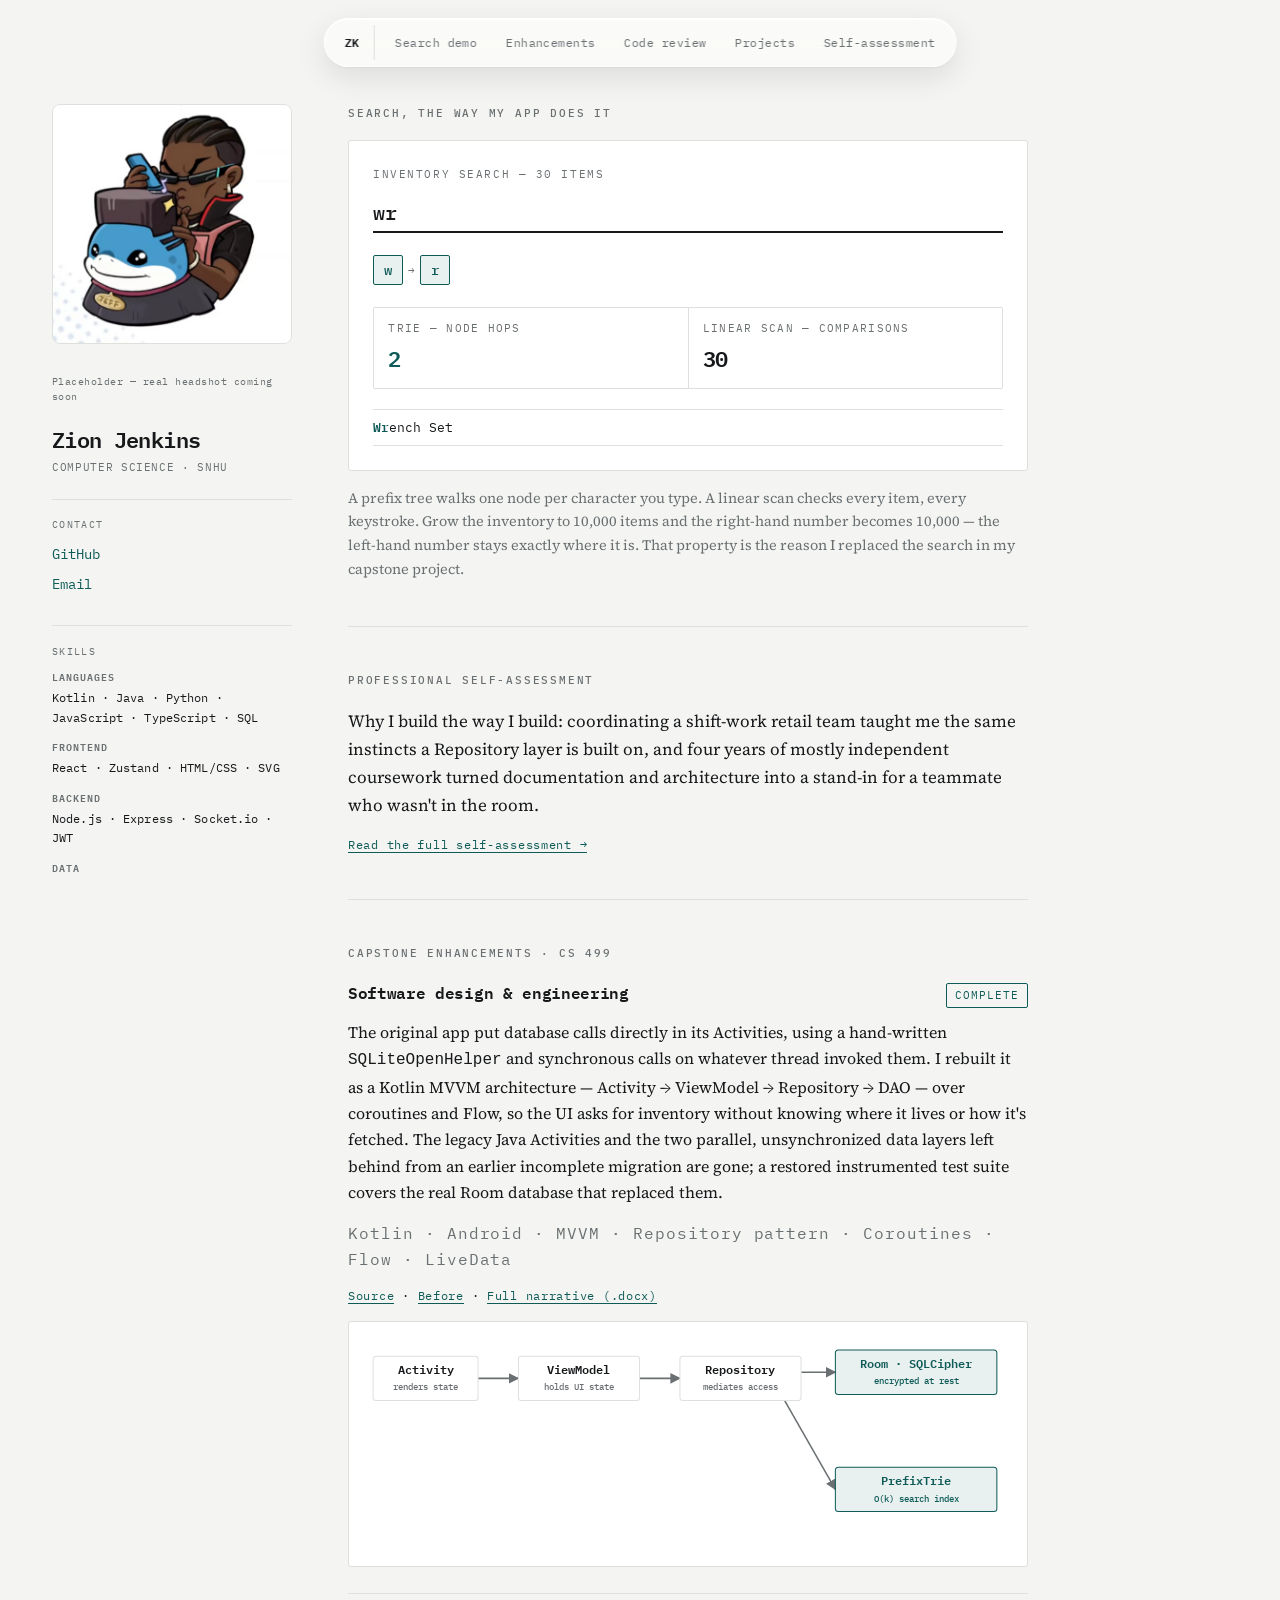
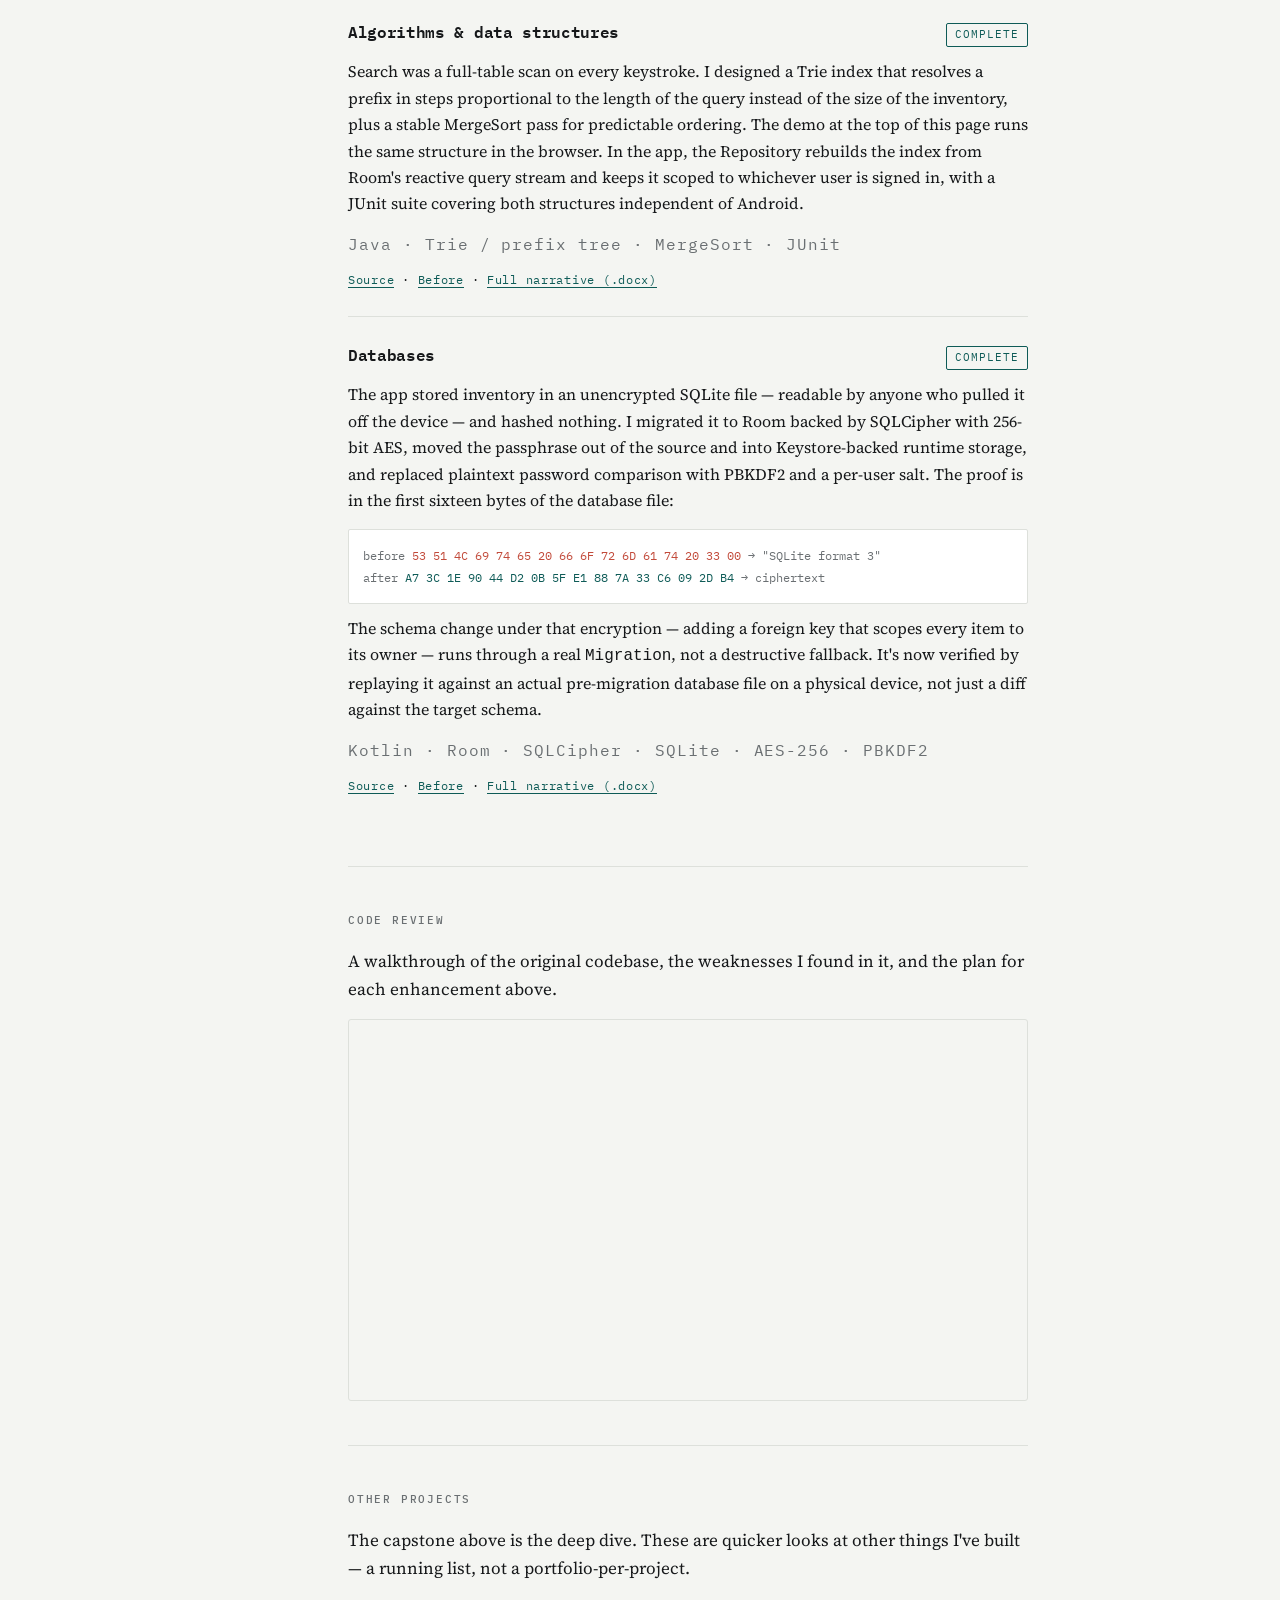
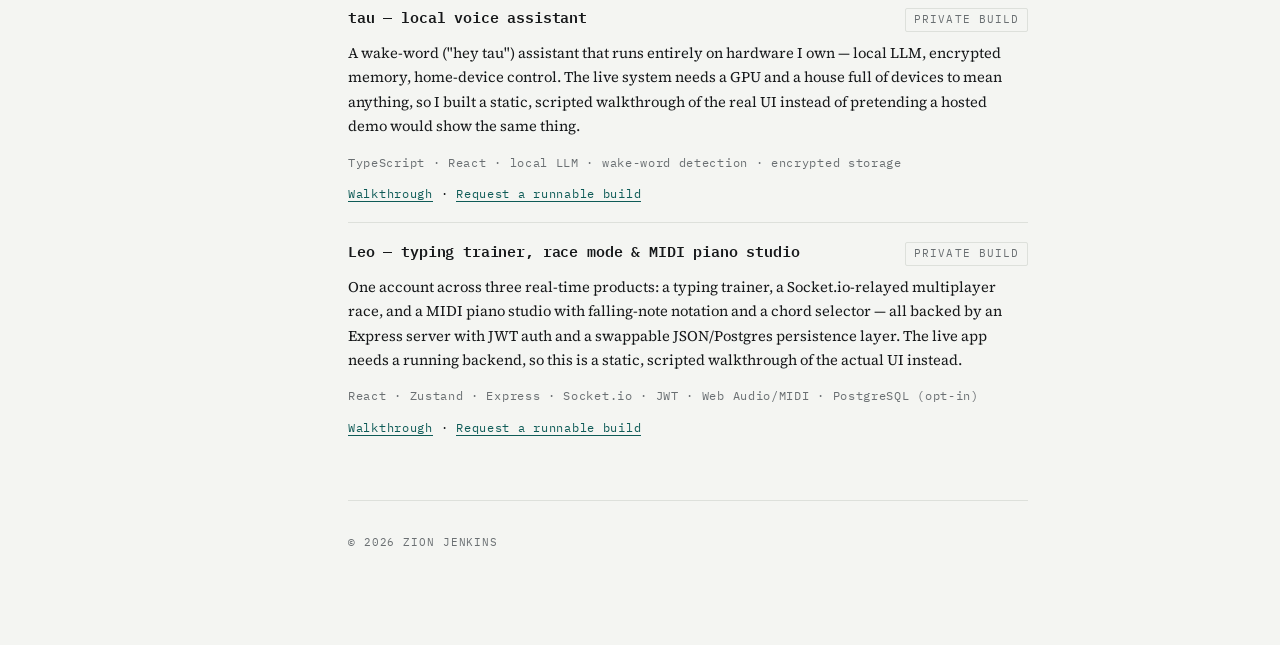
<file: index.html>
<!DOCTYPE html>
<html lang="en">
<head>
<meta charset="UTF-8">
<meta name="viewport" content="width=device-width, initial-scale=1.0">
<title>Zion Jenkins — Computer Science ePortfolio</title>
<meta name="description" content="CS 499 capstone ePortfolio: an Android inventory app enhanced across software design, algorithms, and database security.">

<link rel="preconnect" href="https://fonts.googleapis.com">
<link rel="preconnect" href="https://fonts.gstatic.com" crossorigin>
<link href="https://fonts.googleapis.com/css2?family=IBM+Plex+Mono:wght@400;500;600&family=Source+Serif+4:opsz,wght@8..60,400;8..60,600&display=swap" rel="stylesheet">
<link rel="stylesheet" href="assets/style.css">
</head>
<body>

<!-- ============ NAV (liquid glass) ============ -->
<nav class="glass-nav" aria-label="Section navigation">
  <a class="brand" href="index.html">ZK</a>
  <a href="#search-demo">Search demo</a>
  <a href="#enhancements">Enhancements</a>
  <a href="#code-review">Code review</a>
  <a href="#projects">Projects</a>
  <a href="self-assessment.html">Self-assessment</a>
</nav>

<div class="layout">

  <!-- ============ SIDEBAR ============ -->
  <aside class="sidebar seq seq-1">
    <div class="avatar">
      <img src="assets/profile-placeholder.png" alt="Placeholder headshot — a real photo is coming soon">
    </div>
    <p class="avatar-note">Placeholder — real headshot coming soon</p>

    <div>
      <h1 class="side-name">Zion Jenkins</h1>
      <p class="side-standfirst">COMPUTER SCIENCE · SNHU</p>
    </div>

    <div class="side-block">
      <span class="side-label">Contact</span>
      <div class="side-contact">
        <a href="https://github.com/72kite">GitHub</a>
        <a href="mailto:zionk.dev@proton.me">Email</a>
      </div>
    </div>

    <div class="side-block">
      <span class="side-label">Skills</span>

      <div class="skill-group">
        <span class="skill-group-label">Languages</span>
        <p class="side-skills">Kotlin · Java · Python · JavaScript · TypeScript · SQL</p>
      </div>

      <div class="skill-group">
        <span class="skill-group-label">Frontend</span>
        <p class="side-skills">React · Zustand · HTML/CSS · SVG</p>
      </div>

      <div class="skill-group">
        <span class="skill-group-label">Backend</span>
        <p class="side-skills">Node.js · Express · Socket.io · JWT</p>
      </div>

      <div class="skill-group">
        <span class="skill-group-label">Data</span>
        <p class="side-skills">SQLite · Room · PostgreSQL · NoSQL · SQLCipher · AES-256 · PBKDF2</p>
      </div>

      <div class="skill-group">
        <span class="skill-group-label">Android</span>
        <p class="side-skills">MVVM · Coroutines · Flow · LiveData</p>
      </div>

      <div class="skill-group">
        <span class="skill-group-label">Algorithms</span>
        <p class="side-skills">Trie / prefix tree · MergeSort</p>
      </div>

      <div class="skill-group">
        <span class="skill-group-label">AI / ML</span>
        <p class="side-skills">TensorFlow · Local LLM integration · Wake-word detection</p>
      </div>

      <div class="skill-group">
        <span class="skill-group-label">Tools</span>
        <p class="side-skills">JUnit · Git</p>
      </div>
    </div>
  </aside>

  <!-- ============ MAIN CONTENT ============ -->
  <main class="content">

    <!-- ============ SIGNATURE: TRIE DEMO ============ -->
    <section id="search-demo" class="band seq seq-2" style="border-top:none; padding-top:0;">
      <span class="eyebrow">Search, the way my app does it</span>

      <div class="trie">
        <label class="trie-label" for="q">Inventory search — 30 items</label>
        <input class="trie-input" id="q" type="text" placeholder="type a prefix…"
               autocomplete="off" spellcheck="false" value="wr">

        <!-- The tree walk, drawn as you type -->
        <div class="walk" id="walk" aria-hidden="true"></div>

        <!-- The comparison this whole demo exists to make -->
        <dl class="cost">
          <div class="win">
            <dt>Trie — node hops</dt>
            <dd id="trieCost">2</dd>
          </div>
          <div>
            <dt>Linear scan — comparisons</dt>
            <dd id="scanCost">30</dd>
          </div>
        </dl>

        <ul class="hits" id="hits" aria-live="polite"></ul>
      </div>

      <p class="caption">
        A prefix tree walks one node per character you type. A linear scan
        checks every item, every keystroke. Grow the inventory to 10,000 items
        and the right-hand number becomes 10,000 — the left-hand number stays
        exactly where it is. That property is the reason I replaced the search
        in my capstone project.
      </p>
    </section>

    <!-- ============ SELF-ASSESSMENT TEASER ============ -->
    <section class="band">
      <span class="eyebrow">Professional self-assessment</span>
      <p>
        Why I build the way I build: coordinating a shift-work retail team
        taught me the same instincts a Repository layer is built on, and
        four years of mostly independent coursework turned documentation
        and architecture into a stand-in for a teammate who wasn't in the
        room.
      </p>
      <p class="entry-links" style="margin-top: 1rem;">
        <a href="self-assessment.html">Read the full self-assessment →</a>
      </p>
    </section>

    <!-- ============ ENHANCEMENTS ============
         Three parallel categories, not a sequence — so no 01/02/03.
         Each entry: what it was, what I did, what it cost, where the code is.
    -->
    <section id="enhancements" class="band">
      <span class="eyebrow">Capstone enhancements · CS 499</span>

      <article class="entry">
        <div class="entry-head">
          <h2 class="entry-title">Software design &amp; engineering</h2>
          <span class="status done">Complete</span>
        </div>
        <p>
          The original app put database calls directly in its Activities, using a
          hand-written <code>SQLiteOpenHelper</code> and synchronous calls on
          whatever thread invoked them. I rebuilt it as a Kotlin MVVM
          architecture — Activity → ViewModel → Repository → DAO — over
          coroutines and Flow, so the UI asks for inventory without knowing
          where it lives or how it's fetched. The legacy Java Activities and the
          two parallel, unsynchronized data layers left behind from an earlier
          incomplete migration are gone; a restored instrumented test suite
          covers the real Room database that replaced them.
        </p>
        <p class="stack">Kotlin · Android · MVVM · Repository pattern · Coroutines · Flow · LiveData</p>
        <div class="entry-links">
          <a href="https://github.com/72kite/inventory-management-android">Source</a> ·
          <a href="https://github.com/72kite/inventory-management-android/tree/ce25ac8">Before</a> ·
          <a href="narratives/Milestone_Two_Narrative_Software_Design_and_Engineering.docx">Full narrative (.docx)</a>
        </div>
        <div class="diagram" role="img" aria-label="Architecture diagram: Activity calls ViewModel, ViewModel calls Repository, Repository fans out to Room database with SQLCipher and to the PrefixTrie search index">
          <svg viewBox="0 0 640 210" xmlns="http://www.w3.org/2000/svg" width="100%" height="100%" preserveAspectRatio="xMidYMid meet">
            <defs>
              <marker id="arrow" viewBox="0 0 10 10" refX="9" refY="5" markerWidth="7" markerHeight="7" orient="auto-start-reverse">
                <path d="M0,0 L10,5 L0,10 z" fill="var(--muted)"></path>
              </marker>
            </defs>

            <!-- flow: Activity -> ViewModel -> Repository -> { Room+SQLCipher, PrefixTrie } -->
            <line x1="112" y1="40" x2="152" y2="40" stroke="var(--muted)" stroke-width="1.5" marker-end="url(#arrow)"></line>
            <line x1="272" y1="40" x2="312" y2="40" stroke="var(--muted)" stroke-width="1.5" marker-end="url(#arrow)"></line>
            <line x1="432" y1="34" x2="466" y2="34" stroke="var(--muted)" stroke-width="1.5" marker-end="url(#arrow)"></line>
            <line x1="410" y1="52" x2="466" y2="150" stroke="var(--muted)" stroke-width="1.5" marker-end="url(#arrow)"></line>

            <g font-family="var(--mono)" font-size="12" font-weight="600">
              <rect x="8" y="18" width="104" height="44" rx="3" fill="var(--raised)" stroke="var(--rule)"></rect>
              <text x="60" y="36" text-anchor="middle" fill="var(--ink)">Activity</text>
              <text x="60" y="52" text-anchor="middle" fill="var(--muted)" font-size="9" font-weight="500">renders state</text>

              <rect x="152" y="18" width="120" height="44" rx="3" fill="var(--raised)" stroke="var(--rule)"></rect>
              <text x="212" y="36" text-anchor="middle" fill="var(--ink)">ViewModel</text>
              <text x="212" y="52" text-anchor="middle" fill="var(--muted)" font-size="9" font-weight="500">holds UI state</text>

              <rect x="312" y="18" width="120" height="44" rx="3" fill="var(--raised)" stroke="var(--rule)"></rect>
              <text x="372" y="36" text-anchor="middle" fill="var(--ink)">Repository</text>
              <text x="372" y="52" text-anchor="middle" fill="var(--muted)" font-size="9" font-weight="500">mediates access</text>

              <rect x="466" y="12" width="160" height="44" rx="3" fill="var(--accent-soft)" stroke="var(--accent)"></rect>
              <text x="546" y="30" text-anchor="middle" fill="var(--accent)">Room · SQLCipher</text>
              <text x="546" y="46" text-anchor="middle" fill="var(--accent)" font-size="9" font-weight="500">encrypted at rest</text>

              <rect x="466" y="128" width="160" height="44" rx="3" fill="var(--accent-soft)" stroke="var(--accent)"></rect>
              <text x="546" y="146" text-anchor="middle" fill="var(--accent)">PrefixTrie</text>
              <text x="546" y="162" text-anchor="middle" fill="var(--accent)" font-size="9" font-weight="500">O(k) search index</text>
            </g>
          </svg>
        </div>
      </article>

      <article class="entry">
        <div class="entry-head">
          <h2 class="entry-title">Algorithms &amp; data structures</h2>
          <span class="status done">Complete</span>
        </div>
        <p>
          Search was a full-table scan on every keystroke. I designed a Trie
          index that resolves a prefix in steps proportional to the length of
          the query instead of the size of the inventory, plus a stable
          MergeSort pass for predictable ordering. The demo at the top of this
          page runs the same structure in the browser. In the app, the
          Repository rebuilds the index from Room's reactive query stream and
          keeps it scoped to whichever user is signed in, with a JUnit suite
          covering both structures independent of Android.
        </p>
        <p class="stack">Java · Trie / prefix tree · MergeSort · JUnit</p>
        <div class="entry-links">
          <a href="https://github.com/72kite/inventory-management-android">Source</a> ·
          <a href="https://github.com/72kite/inventory-management-android/tree/ce25ac8">Before</a> ·
          <a href="narratives/Milestone_Three_Narrative_Algorithms_and_Data_Structures.docx">Full narrative (.docx)</a>
        </div>
      </article>

      <article class="entry">
        <div class="entry-head">
          <h2 class="entry-title">Databases</h2>
          <span class="status done">Complete</span>
        </div>
        <p>
          The app stored inventory in an unencrypted SQLite file — readable by
          anyone who pulled it off the device — and hashed nothing. I migrated
          it to Room backed by SQLCipher with 256-bit AES, moved the passphrase
          out of the source and into Keystore-backed runtime storage, and
          replaced plaintext password comparison with PBKDF2 and a per-user
          salt. The proof is in the first sixteen bytes of the database file:
        </p>
        <div class="bytes">
<span>before</span>  <span class="plain">53 51 4C 69 74 65 20 66 6F 72 6D 61 74 20 33 00</span>  <span>→ "SQLite format 3"</span><br>
<span>after </span>  <span class="cipher">A7 3C 1E 90 44 D2 0B 5F E1 88 7A 33 C6 09 2D B4</span>  <span>→ ciphertext</span>
        </div>
        <p>
          The schema change under that encryption — adding a foreign key that
          scopes every item to its owner — runs through a real
          <code>Migration</code>, not a destructive fallback. It's now verified
          by replaying it against an actual pre-migration database file on a
          physical device, not just a diff against the target schema.
        </p>
        <p class="stack">Kotlin · Room · SQLCipher · SQLite · AES-256 · PBKDF2</p>
        <div class="entry-links">
          <a href="https://github.com/72kite/inventory-management-android">Source</a> ·
          <a href="https://github.com/72kite/inventory-management-android/tree/ce25ac8">Before</a> ·
          <a href="narratives/Milestone_Four_Narrative_Databases.docx">Full narrative (.docx)</a>
        </div>
      </article>
    </section>

    <!-- ============ CODE REVIEW ============ -->
    <section id="code-review" class="band">
      <span class="eyebrow">Code review</span>
      <p>
        A walkthrough of the original codebase, the weaknesses I found in it, and
        the plan for each enhancement above.
      </p>
      <iframe class="video" src="https://www.youtube.com/embed/g9_eI3Yfrw0"
              title="Code review" allowfullscreen loading="lazy"></iframe>
    </section>

    <!-- ============ PROJECTS ============
         Resume-style: one compact row per project, not a full narrative.
         Copy a .project-row article to add the next one — the list stays
         scannable no matter how many entries it grows to.
    -->
    <section id="projects" class="band">
      <span class="eyebrow">Other projects</span>
      <p>
        The capstone above is the deep dive. These are quicker looks at other
        things I've built — a running list, not a portfolio-per-project.
      </p>

      <div class="projects-list">
        <article class="project-row">
          <div class="project-row-head">
            <h3 class="project-row-title">tau — local voice assistant</h3>
            <span class="status">Private build</span>
          </div>
          <p class="project-row-desc">
            A wake-word ("hey tau") assistant that runs entirely on hardware I
            own — local LLM, encrypted memory, home-device control. The live
            system needs a GPU and a house full of devices to mean anything, so
            I built a static, scripted walkthrough of the real UI instead of
            pretending a hosted demo would show the same thing.
          </p>
          <p class="stack">TypeScript · React · local LLM · wake-word detection · encrypted storage</p>
          <div class="entry-links">
            <a href="demo/tau/index.html">Walkthrough</a> ·
            <a href="mailto:zionk.dev@proton.me?subject=tau%20-%20stripped-down%20build">Request a runnable build</a>
          </div>
        </article>

        <article class="project-row">
          <div class="project-row-head">
            <h3 class="project-row-title">Leo — typing trainer, race mode &amp; MIDI piano studio</h3>
            <span class="status">Private build</span>
          </div>
          <p class="project-row-desc">
            One account across three real-time products: a typing trainer, a Socket.io-relayed
            multiplayer race, and a MIDI piano studio with falling-note notation and a chord
            selector — all backed by an Express server with JWT auth and a swappable JSON/Postgres
            persistence layer. The live app needs a running backend, so this is a static, scripted
            walkthrough of the actual UI instead.
          </p>
          <p class="stack">React · Zustand · Express · Socket.io · JWT · Web Audio/MIDI · PostgreSQL (opt-in)</p>
          <div class="entry-links">
            <a href="demo/leo/index.html">Walkthrough</a> ·
            <a href="mailto:zionk.dev@proton.me?subject=Leo%20-%20walkthrough%20follow-up">Request a runnable build</a>
          </div>
        </article>
      </div>
    </section>

    <footer class="colophon">© 2026 ZION JENKINS</footer>

  </main>
</div>

<!-- ============ JEFF, THE LANDSHARK ============ -->
<div class="jeff-track" aria-hidden="true">
  <svg class="jeff" viewBox="0 0 120 70" xmlns="http://www.w3.org/2000/svg">
    <g class="jeff-bob">
      <path class="jeff-leg jeff-leg-a" d="M40,56 L36,68" stroke="#1E6FA6" stroke-width="6" stroke-linecap="round" fill="none"></path>
      <path class="jeff-leg jeff-leg-b" d="M64,56 L68,68" stroke="#1E6FA6" stroke-width="6" stroke-linecap="round" fill="none"></path>
      <path d="M8,40 L2,26 L2,54 Z" fill="#1E6FA6"></path>
      <path d="M8,40 C8,20 30,10 58,10 C86,10 108,22 112,38 C108,50 90,56 70,56 L30,56 C16,56 8,50 8,40 Z" fill="#2E8FCF"></path>
      <path d="M50,10 L58,-6 L67,10 Z" fill="#1E6FA6"></path>
      <path d="M28,52 C40,60 72,60 86,52 C76,58 38,58 28,52 Z" fill="#F4F5F2"></path>
      <circle cx="93" cy="25" r="3.6" fill="#16181A"></circle>
      <path d="M76,39 C87,46 99,45 108,37" fill="none" stroke="#16181A" stroke-width="2.2" stroke-linecap="round"></path>
    </g>
  </svg>
</div>

<script>

const INVENTORY = [
  "Bearing", "Battery Pack", "Bolt", "Bracket",
  "Caliper", "Clamp", "Coupling", "Cable Tie",
  "Dowel", "Drill Bit",
  "Gasket", "Grommet",
  "Hex Key", "Hinge", "Hose Clamp",
  "O-Ring",
  "Pipe Fitting", "Pulley",
  "Rivet", "Router Bit",
  "Sandpaper", "Sealant", "Socket Set", "Spring",
  "Terminal Block", "Thread Lock",
  "Valve",
  "Washer", "Widget", "Wrench Set"
];

// --- Node: one character, its children, and the items ending here ---
function TrieNode() {
  this.children = Object.create(null);
  this.items = [];
}

// --- Build: insert every item under every character of its name ---
const root = new TrieNode();
for (const item of INVENTORY) {
  let node = root;
  for (const ch of item.toLowerCase()) {
    if (!node.children[ch]) node.children[ch] = new TrieNode();
    node = node.children[ch];
    node.items.push(item);          // every node knows its own subtree
  }
}

// --- Walk: follow the prefix, reporting where (if) it breaks ---
function walk(prefix) {
  let node = root;
  const path = [];
  for (const ch of prefix.toLowerCase()) {
    const next = node.children[ch];
    if (!next) {
      path.push({ ch: ch, alive: false });
      return { path: path, items: [] };
    }
    path.push({ ch: ch, alive: true });
    node = next;
  }
  return { path: path, items: node.items };
}

// --- Render ---
const input    = document.getElementById('q');
const walkEl   = document.getElementById('walk');
const hitsEl   = document.getElementById('hits');
const trieCost = document.getElementById('trieCost');
const scanCost = document.getElementById('scanCost');

function render() {
  const prefix = input.value.trim();

  if (!prefix) {
    walkEl.innerHTML = '<span class="walk-hint">start typing to walk the tree</span>';
    hitsEl.innerHTML = '<li class="empty">' + INVENTORY.length + ' items indexed</li>';
    trieCost.textContent = '0';
    scanCost.textContent = '0';
    return;
  }

  const result = walk(prefix);

  // The path: one node per character, red where the tree runs out
  walkEl.innerHTML = result.path.map(function (step, i) {
    const arrow = i ? '<span class="arrow">→</span>' : '';
    const cls   = step.alive ? 'node' : 'node dead';
    return arrow + '<span class="' + cls + '">' + step.ch + '</span>';
  }).join('');

  // Cost: hops equal the characters walked; a scan touches everything
  trieCost.textContent = result.path.length;
  scanCost.textContent = INVENTORY.length;

  // Matches, with the matched prefix marked
  if (result.items.length) {
    hitsEl.innerHTML = result.items.slice(0, 6).map(function (item) {
      return '<li><b>' + item.slice(0, prefix.length) + '</b>' +
             item.slice(prefix.length) + '</li>';
    }).join('') + (result.items.length > 6
      ? '<li class="empty">+ ' + (result.items.length - 6) + ' more</li>' : '');
  } else {
    hitsEl.innerHTML = '<li class="empty">no items start with "' + prefix + '"</li>';
  }
}

input.addEventListener('input', render);
render();
</script>

</body>
</html>
</file>
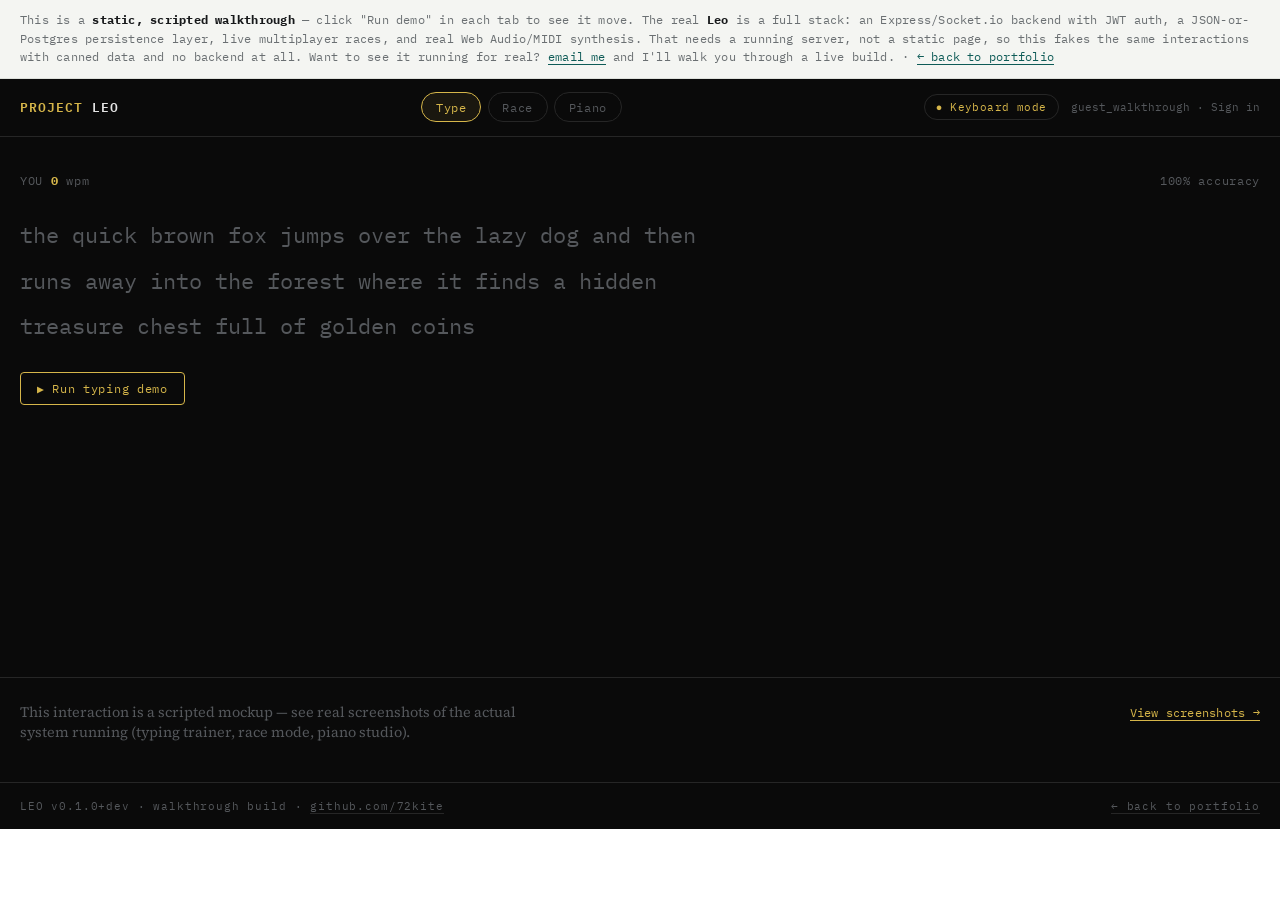
<file: demo/leo/index.html>
<!DOCTYPE html>
<html lang="en">
<head>
<meta charset="UTF-8">
<meta name="viewport" content="width=device-width, initial-scale=1.0">
<title>Leo — walkthrough</title>
<meta name="description" content="A static, scripted walkthrough of Leo, a typing trainer / real-time race / MIDI piano studio. Not a hosted version of the live system.">

<link rel="preconnect" href="https://fonts.googleapis.com">
<link rel="preconnect" href="https://fonts.gstatic.com" crossorigin>
<link href="https://fonts.googleapis.com/css2?family=IBM+Plex+Mono:wght@400;500;600&family=Source+Serif+4:opsz,wght@8..60,400;8..60,600&display=swap" rel="stylesheet">

<style>

:root {
  --paper:       #F4F5F2;
  --raised:      #FFFFFF;
  --ink:         #16181A;
  --muted:       #6A6F72;
  --rule:        #DDE0DB;
  --accent:      #0E5B57;
  --accent-soft: rgba(14, 91, 87, 0.09);

  --mono: 'IBM Plex Mono', ui-monospace, 'Courier New', monospace;
  --body: 'Source Serif 4', Georgia, 'Times New Roman', serif;

  /* Leo's own app palette, sampled from the real UI */
  --leo-bg:     #0a0a0a;
  --leo-panel:  #141414;
  --leo-line:   #262626;
  --leo-text:   #e4e4e4;
  --leo-dim:    #55585c;
  --leo-gold:   #d6b64a;
  --leo-red:    #d15a63;
  --leo-blue:   #5c8fd6;
  --leo-purple: #8f6fd6;
  --leo-pink:   #d669a0;
}

* { margin: 0; padding: 0; box-sizing: border-box; }

body {
  font-family: var(--mono);
  color: var(--ink);
  background: var(--raised);
  -webkit-font-smoothing: antialiased;
}

a { color: var(--accent); }
:focus-visible { outline: 2px solid var(--accent); outline-offset: 2px; }
button { font-family: var(--mono); }

@media (prefers-reduced-motion: reduce) {
  *, *::before, *::after { animation: none !important; transition: none !important; }
}

/* ---------- Disclosure banner ---------- */
.banner {
  background: var(--paper);
  border-bottom: 1px solid var(--rule);
  padding: 0.7rem 1.25rem;
  font-size: 0.72rem;
  letter-spacing: 0.02em;
  color: var(--muted);
  line-height: 1.6;
}
.banner a { text-decoration: none; border-bottom: 1px solid var(--accent); }
.banner b { color: var(--ink); }

/* ---------- Leo app chrome (dark, mirrors the real topbar) ---------- */
.appshell { background: var(--leo-bg); color: var(--leo-text); }

.topbar {
  display: flex;
  align-items: center;
  justify-content: space-between;
  gap: 1rem;
  flex-wrap: wrap;
  padding: 0.85rem 1.25rem;
  border-bottom: 1px solid var(--leo-line);
}
.brand {
  font-weight: 600;
  letter-spacing: 0.08em;
  font-size: 0.8rem;
  color: var(--leo-gold);
}
.brand span { color: var(--leo-text); }

.modetabs { display: flex; gap: 0.4rem; }
.modetab {
  background: transparent;
  border: 1px solid var(--leo-line);
  color: var(--leo-dim);
  font-size: 0.72rem;
  letter-spacing: 0.06em;
  padding: 0.4rem 0.85rem;
  border-radius: 999px;
  cursor: pointer;
  transition: color 0.15s ease, border-color 0.15s ease, background 0.15s ease;
}
.modetab:hover { color: var(--leo-text); }
.modetab.active {
  color: var(--leo-gold);
  border-color: var(--leo-gold);
  background: rgba(214, 182, 74, 0.08);
}

.chrome-right { display: flex; align-items: center; gap: 0.75rem; font-size: 0.68rem; color: var(--leo-dim); }
.pill {
  border: 1px solid var(--leo-line);
  border-radius: 999px;
  padding: 0.3rem 0.7rem;
  color: var(--leo-gold);
  letter-spacing: 0.04em;
}
.pill::before { content: "● "; }

/* ---------- Stage ---------- */
.stage { min-height: 60vh; }
.panel { display: none; padding: 2.25rem 1.25rem 2.5rem; }
.panel[data-active="true"] { display: block; }

.runbtn {
  background: transparent;
  border: 1px solid var(--leo-gold);
  color: var(--leo-gold);
  font-size: 0.72rem;
  letter-spacing: 0.06em;
  padding: 0.5rem 1rem;
  border-radius: 4px;
  cursor: pointer;
  transition: background 0.15s ease;
}
.runbtn:hover { background: rgba(214, 182, 74, 0.1); }
.runbtn:disabled { opacity: 0.45; cursor: default; }

/* ---- Type panel ---- */
.type-hud {
  display: flex;
  justify-content: space-between;
  font-size: 0.72rem;
  letter-spacing: 0.06em;
  color: var(--leo-dim);
  margin-bottom: 1.6rem;
}
.type-hud b { color: var(--leo-gold); }
.type-text {
  font-size: 1.35rem;
  line-height: 2.1;
  max-width: 46rem;
}
.type-text .w { color: var(--leo-dim); transition: color 0.12s ease; }
.type-text .w.done { color: var(--leo-text); }
.type-text .w.err { color: var(--leo-red); text-decoration: underline; text-decoration-color: var(--leo-red); }
.type-text .w.cur { color: var(--leo-text); position: relative; }
.type-text .w.cur::after {
  content: "";
  position: absolute;
  left: -0.15em;
  top: 0.05em;
  bottom: 0.05em;
  width: 2px;
  background: var(--leo-gold);
  animation: blink 1s step-end infinite;
}
@keyframes blink { 50% { opacity: 0; } }

/* ---- Race panel ---- */
.race-rows { display: flex; flex-direction: column; gap: 0.9rem; max-width: 46rem; margin-bottom: 1.75rem; }
.race-row { display: grid; grid-template-columns: 6.5rem 1fr 3rem; align-items: center; gap: 0.9rem; font-size: 0.75rem; }
.race-name { letter-spacing: 0.04em; }
.race-row.you .race-name { color: var(--leo-gold); }
.race-track { position: relative; height: 6px; background: var(--leo-line); border-radius: 999px; overflow: hidden; }
.race-fill { position: absolute; inset: 0 auto 0 0; width: 0%; border-radius: 999px; transition: width 0.4s ease; }
.race-row.you .race-fill { background: var(--leo-gold); }
.race-row.p2 .race-fill { background: var(--leo-blue); }
.race-row.p3 .race-fill { background: var(--leo-purple); }
.race-row.p4 .race-fill { background: var(--leo-pink); }
.race-wpm { text-align: right; color: var(--leo-dim); font-variant-numeric: tabular-nums; }
.race-countdown {
  font-size: 2.4rem;
  font-weight: 600;
  color: var(--leo-gold);
  height: 3.2rem;
  margin-bottom: 0.5rem;
}
.race-result { font-size: 0.78rem; color: var(--leo-dim); margin-top: 0.25rem; min-height: 1.2rem; }
.race-result b { color: var(--leo-gold); }

/* ---- Piano panel ---- */
.piano-wrap { position: relative; }
.falling-stage {
  position: relative;
  height: 220px;
  border-bottom: 1px solid var(--leo-line);
  margin-bottom: 0;
  overflow: hidden;
}
.note-pill {
  position: absolute;
  top: -40px;
  transform: translateX(-50%);
  background: rgba(214, 182, 74, 0.16);
  border: 1px solid var(--leo-gold);
  color: var(--leo-gold);
  font-size: 0.65rem;
  letter-spacing: 0.03em;
  padding: 0.2rem 0.4rem;
  border-radius: 3px;
  white-space: nowrap;
}
.keyboard { position: relative; height: 150px; }
.pk-white {
  position: absolute;
  top: 0; height: 150px;
  background: #f2f2ee;
  border: 1px solid #111;
  border-radius: 0 0 4px 4px;
  transition: background 0.15s ease;
}
.pk-white.active { background: var(--leo-gold); }
.pk-white.chord { background: var(--leo-purple); }
.pk-black {
  position: absolute;
  top: 0; height: 92px;
  background: #111;
  border-radius: 0 0 3px 3px;
  z-index: 2;
  transition: background 0.15s ease;
}
.pk-black.active { background: var(--leo-gold); }
.pk-black.chord { background: var(--leo-purple); }

.chord-row { display: flex; gap: 0.5rem; margin-top: 1.4rem; }
.chord-chip {
  background: transparent;
  border: 1px solid var(--leo-line);
  color: var(--leo-dim);
  font-size: 0.72rem;
  letter-spacing: 0.04em;
  padding: 0.4rem 0.9rem;
  border-radius: 999px;
  cursor: pointer;
}
.chord-chip:hover { color: var(--leo-text); border-color: var(--leo-purple); }
.chord-chip.active { color: var(--leo-purple); border-color: var(--leo-purple); background: rgba(143, 111, 214, 0.1); }

.piano-controls { display: flex; align-items: center; gap: 1rem; margin-top: 1.4rem; flex-wrap: wrap; }

/* screenshot gallery teaser (full gallery lives on its own page) */
.gallery-teaser {
  border-top: 1px solid var(--leo-line);
  padding: 1.5rem 1.25rem 2.5rem;
  display: flex;
  align-items: baseline;
  justify-content: space-between;
  flex-wrap: wrap;
  gap: 0.75rem;
}
.gallery-teaser p {
  font-family: var(--body);
  font-size: 0.9rem;
  color: var(--leo-dim);
  max-width: 34rem;
}
.gallery-teaser a {
  font-family: var(--mono);
  font-size: 0.78rem;
  letter-spacing: 0.02em;
  color: var(--leo-gold);
  text-decoration: none;
  border-bottom: 1px solid var(--leo-gold);
  white-space: nowrap;
}
.gallery-teaser a:hover { background: rgba(214, 182, 74, 0.1); }

/* ---------- Footer ---------- */
.footer {
  display: flex;
  justify-content: space-between;
  padding: 1rem 1.25rem;
  border-top: 1px solid var(--leo-line);
  font-size: 0.66rem;
  letter-spacing: 0.08em;
  color: var(--leo-dim);
  background: var(--leo-bg);
}
.footer a { color: var(--leo-dim); text-decoration: none; border-bottom: 1px solid var(--leo-line); }
.footer a:hover { color: var(--leo-gold); border-color: var(--leo-gold); }

@media (max-width: 640px) {
  .type-text { font-size: 1.1rem; }
  .race-row { grid-template-columns: 5rem 1fr 2.4rem; }
}
</style>
</head>
<body>

<div class="banner">
  This is a <b>static, scripted walkthrough</b> — click "Run demo" in each tab to see it move.
  The real <b>Leo</b> is a full stack: an Express/Socket.io backend with JWT auth, a JSON-or-Postgres
  persistence layer, live multiplayer races, and real Web Audio/MIDI synthesis. That needs a running
  server, not a static page, so this fakes the same interactions with canned data and no backend at all.
  Want to see it running for real? <a href="mailto:zionk.dev@proton.me?subject=Leo%20-%20walkthrough%20follow-up">email me</a>
  and I'll walk you through a live build. ·
  <a href="../../index.html">← back to portfolio</a>
</div>

<div class="appshell">
  <header class="topbar">
    <div class="brand">PROJECT <span>LEO</span></div>
    <nav class="modetabs" id="modeTabs">
      <button class="modetab active" data-mode="type">Type</button>
      <button class="modetab" data-mode="race">Race</button>
      <button class="modetab" data-mode="piano">Piano</button>
    </nav>
    <div class="chrome-right">
      <span class="pill">Keyboard mode</span>
      <span>guest_walkthrough · Sign in</span>
    </div>
  </header>

  <main class="stage">

    <!-- ---------------- TYPE ---------------- -->
    <section class="panel" id="panel-type" data-active="true">
      <div class="type-hud">
        <span>YOU <b id="typeWpm">0</b> wpm</span>
        <span id="typeAcc">100% accuracy</span>
      </div>
      <p class="type-text" id="typeText"></p>
      <div class="piano-controls">
        <button class="runbtn" id="typeRun">▶ Run typing demo</button>
      </div>
    </section>

    <!-- ---------------- RACE ---------------- -->
    <section class="panel" id="panel-race">
      <div class="race-countdown" id="raceCountdown"></div>
      <div class="race-rows">
        <div class="race-row you">
          <span class="race-name">YOU</span>
          <div class="race-track"><div class="race-fill" id="fillYou"></div></div>
          <span class="race-wpm" id="wpmYou">0</span>
        </div>
        <div class="race-row p2">
          <span class="race-name">wordsmith92</span>
          <div class="race-track"><div class="race-fill" id="fillP2"></div></div>
          <span class="race-wpm" id="wpmP2">0</span>
        </div>
        <div class="race-row p3">
          <span class="race-name">kbd_ninja</span>
          <div class="race-track"><div class="race-fill" id="fillP3"></div></div>
          <span class="race-wpm" id="wpmP3">0</span>
        </div>
        <div class="race-row p4">
          <span class="race-name">quietstorm</span>
          <div class="race-track"><div class="race-fill" id="fillP4"></div></div>
          <span class="race-wpm" id="wpmP4">0</span>
        </div>
      </div>
      <div class="race-result" id="raceResult"></div>
      <div class="piano-controls">
        <button class="runbtn" id="raceRun">▶ Run demo race</button>
      </div>
    </section>

    <!-- ---------------- PIANO ---------------- -->
    <section class="panel" id="panel-piano">
      <div class="piano-wrap">
        <div class="falling-stage" id="fallingStage"></div>
        <div class="keyboard" id="keyboard"></div>
      </div>
      <div class="chord-row" id="chordRow">
        <button class="chord-chip" data-chord="C">C maj</button>
        <button class="chord-chip" data-chord="F">F maj</button>
        <button class="chord-chip" data-chord="G">G maj</button>
      </div>
      <div class="piano-controls">
        <button class="runbtn" id="pianoRun">▶ Play demo phrase</button>
      </div>
    </section>

  </main>

  <div class="gallery-teaser">
    <p>
      This interaction is a scripted mockup — see real screenshots of the
      actual system running (typing trainer, race mode, piano studio).
    </p>
    <a href="gallery.html">View screenshots →</a>
  </div>

  <footer class="footer">
    <span>LEO v0.1.0+dev · walkthrough build · <a href="https://github.com/72kite">github.com/72kite</a></span>
    <span><a href="../../index.html">← back to portfolio</a></span>
  </footer>
</div>

<script>
/* ---------------- Tabs ---------------- */
const tabs = document.querySelectorAll('.modetab');
const panels = {
  type: document.getElementById('panel-type'),
  race: document.getElementById('panel-race'),
  piano: document.getElementById('panel-piano'),
};
tabs.forEach(tab => {
  tab.addEventListener('click', () => {
    tabs.forEach(t => t.classList.remove('active'));
    tab.classList.add('active');
    Object.values(panels).forEach(p => p.dataset.active = "false");
    panels[tab.dataset.mode].dataset.active = "true";
  });
});

/* ---------------- Type demo ---------------- */
const TYPE_WORDS = "the quick brown fox jumps over the lazy dog and then runs away into the forest where it finds a hidden treasure chest full of golden coins".split(" ");
const ERROR_WORD_INDEX = 8; // "and" -> mistyped, matches the real app's inline-correction UI
const typeTextEl = document.getElementById('typeText');
const typeWpmEl = document.getElementById('typeWpm');
const typeAccEl = document.getElementById('typeAcc');
const typeRunBtn = document.getElementById('typeRun');

function buildTypeWords() {
  typeTextEl.innerHTML = TYPE_WORDS.map((w, i) => `<span class="w" data-i="${i}">${w}</span>`).join(' ');
}
buildTypeWords();

function runTypeDemo() {
  if (typeRunBtn.disabled) return;
  typeRunBtn.disabled = true;
  buildTypeWords();
  typeWpmEl.textContent = '0';
  typeAccEl.textContent = '100% accuracy';
  const words = typeTextEl.querySelectorAll('.w');
  let i = 0;
  let errors = 0;
  const perWord = 140;
  const timer = setInterval(() => {
    if (i > 0) words[i - 1].classList.remove('cur');
    if (i >= words.length) {
      clearInterval(timer);
      typeRunBtn.disabled = false;
      return;
    }
    if (i === ERROR_WORD_INDEX) {
      words[i].classList.add('err');
      errors++;
    } else {
      words[i].classList.add('done');
    }
    words[i].classList.add('cur');
    const elapsedMinutes = ((i + 1) * perWord) / 1000 / 60;
    const wpm = Math.round((i + 1) / elapsedMinutes) || 0;
    typeWpmEl.textContent = Math.min(wpm, 132);
    typeAccEl.textContent = Math.round(((i + 1 - errors) / (i + 1)) * 100) + '% accuracy';
    i++;
  }, perWord);
}
typeRunBtn.addEventListener('click', runTypeDemo);

/* ---------------- Race demo ---------------- */
const raceRunBtn = document.getElementById('raceRun');
const raceCountdown = document.getElementById('raceCountdown');
const raceResult = document.getElementById('raceResult');
const RACERS = [
  { fill: 'fillYou', wpm: 'wpmYou', name: 'YOU', target: 78 },
  { fill: 'fillP2', wpm: 'wpmP2', name: 'wordsmith92', target: 71 },
  { fill: 'fillP3', wpm: 'wpmP3', name: 'kbd_ninja', target: 64 },
  { fill: 'fillP4', wpm: 'wpmP4', name: 'quietstorm', target: 49 },
];

function runRaceDemo() {
  if (raceRunBtn.disabled) return;
  raceRunBtn.disabled = true;
  raceResult.textContent = '';
  RACERS.forEach(r => { document.getElementById(r.fill).style.width = '0%'; document.getElementById(r.wpm).textContent = '0'; });

  const steps = ['3', '2', '1', 'GO'];
  let s = 0;
  raceCountdown.textContent = steps[0];
  const countdownTimer = setInterval(() => {
    s++;
    if (s < steps.length) {
      raceCountdown.textContent = steps[s];
    } else {
      clearInterval(countdownTimer);
      raceCountdown.textContent = '';
      startRace();
    }
  }, 550);

  function startRace() {
    const duration = 3200;
    const start = performance.now();
    function tick(now) {
      const t = Math.min((now - start) / duration, 1);
      RACERS.forEach(r => {
        const jitter = Math.sin(t * 9 + r.target) * 0.02;
        const pct = Math.min(100, Math.max(0, (t + jitter) * 100 * (r.target / 78)));
        document.getElementById(r.fill).style.width = pct + '%';
        document.getElementById(r.wpm).textContent = Math.round(t * r.target);
      });
      if (t < 1) {
        requestAnimationFrame(tick);
      } else {
        const winner = RACERS[0];
        raceResult.innerHTML = `🏁 <b>${winner.name}</b> wins — ${winner.target} wpm`;
        raceRunBtn.disabled = false;
      }
    }
    requestAnimationFrame(tick);
  }
}
raceRunBtn.addEventListener('click', runRaceDemo);

/* ---------------- Piano demo ---------------- */
const WHITE_SEQ = ['C4','D4','E4','F4','G4','A4','B4','C5','D5'];
const BLACK_AFTER = { C4: 'C#4', D4: 'D#4', F4: 'F#4', G4: 'G#4', A4: 'A#4', C5: 'C#5', D5: 'D#5' };
const KEY_W = 48;
const keyboardEl = document.getElementById('keyboard');
const fallingStageEl = document.getElementById('fallingStage');
const keyEls = {};

function buildKeyboard() {
  const totalWidth = WHITE_SEQ.length * KEY_W;
  keyboardEl.style.width = totalWidth + 'px';
  keyboardEl.style.margin = '0 auto';
  fallingStageEl.style.width = totalWidth + 'px';
  fallingStageEl.style.margin = '0 auto';

  WHITE_SEQ.forEach((note, i) => {
    const w = document.createElement('div');
    w.className = 'pk-white';
    w.style.left = (i * KEY_W) + 'px';
    w.style.width = (KEY_W - 2) + 'px';
    keyboardEl.appendChild(w);
    keyEls[note] = w;

    if (BLACK_AFTER[note]) {
      const b = document.createElement('div');
      b.className = 'pk-black';
      b.style.left = (i * KEY_W + KEY_W * 0.68) + 'px';
      b.style.width = (KEY_W * 0.6) + 'px';
      keyboardEl.appendChild(b);
      keyEls[BLACK_AFTER[note]] = b;
    }
  });
}
buildKeyboard();

function keyCenterX(note) {
  const idx = WHITE_SEQ.indexOf(note);
  if (idx !== -1) return idx * KEY_W + KEY_W / 2;
  for (const [white, black] of Object.entries(BLACK_AFTER)) {
    if (black === note) return WHITE_SEQ.indexOf(white) * KEY_W + KEY_W * 0.68 + (KEY_W * 0.6) / 2;
  }
  return 0;
}

const CHORDS = {
  C: ['C4', 'E4', 'G4'],
  F: ['F4', 'A4', 'C5'],
  G: ['G4', 'B4', 'D5'],
};
document.querySelectorAll('.chord-chip').forEach(chip => {
  chip.addEventListener('click', () => {
    const wasActive = chip.classList.contains('active');
    document.querySelectorAll('.chord-chip').forEach(c => c.classList.remove('active'));
    Object.values(keyEls).forEach(el => el.classList.remove('chord'));
    if (!wasActive) {
      chip.classList.add('active');
      CHORDS[chip.dataset.chord].forEach(n => keyEls[n] && keyEls[n].classList.add('chord'));
    }
  });
});

const PHRASE = ['C4', 'D4', 'E4', 'F4', 'G4', 'G4', 'F4'];
const pianoRunBtn = document.getElementById('pianoRun');

function runPianoDemo() {
  if (pianoRunBtn.disabled) return;
  pianoRunBtn.disabled = true;
  const stageHeight = fallingStageEl.clientHeight;
  const fallDuration = 1500;
  const gap = 420;

  PHRASE.forEach((note, i) => {
    setTimeout(() => {
      const pill = document.createElement('div');
      pill.className = 'note-pill';
      pill.textContent = note;
      pill.style.left = keyCenterX(note) + 'px';
      pill.style.transition = `top ${fallDuration}ms linear`;
      fallingStageEl.appendChild(pill);
      requestAnimationFrame(() => { pill.style.top = stageHeight + 'px'; });

      setTimeout(() => {
        pill.remove();
        const key = keyEls[note];
        if (key) {
          key.classList.add('active');
          setTimeout(() => key.classList.remove('active'), 260);
        }
      }, fallDuration);
    }, i * gap);
  });

  setTimeout(() => { pianoRunBtn.disabled = false; }, PHRASE.length * gap + fallDuration);
}
pianoRunBtn.addEventListener('click', runPianoDemo);
</script>

</body>
</html>
</file>
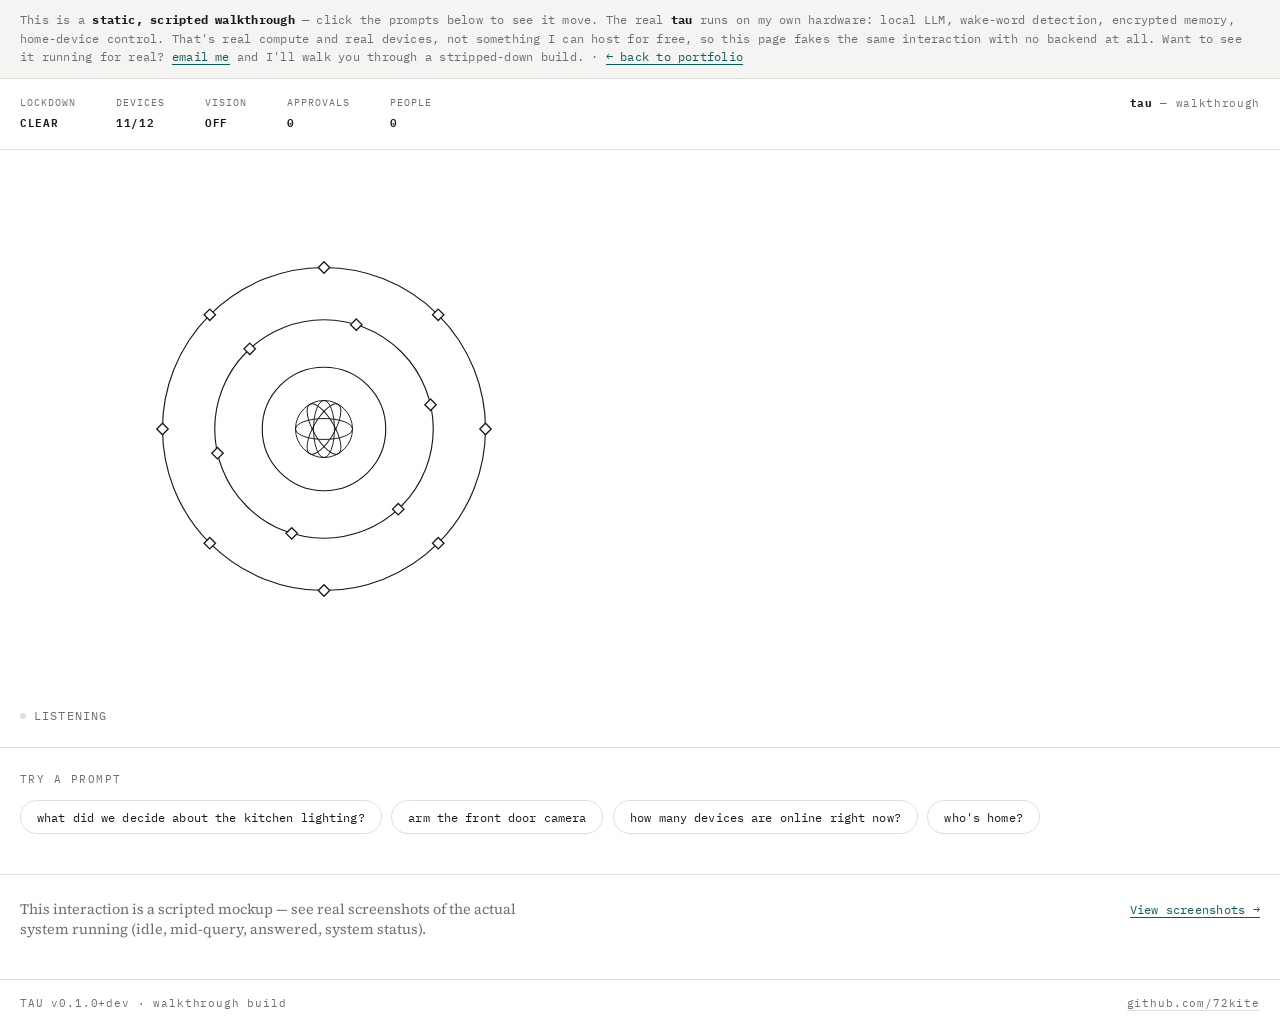
<file: demo/tau/index.html>
<!DOCTYPE html>
<html lang="en">
<head>
<meta charset="UTF-8">
<meta name="viewport" content="width=device-width, initial-scale=1.0">
<title>tau — walkthrough</title>
<meta name="description" content="A static, scripted walkthrough of tau, a local-first voice assistant. Not a hosted version of the live system.">

<link rel="preconnect" href="https://fonts.googleapis.com">
<link rel="preconnect" href="https://fonts.gstatic.com" crossorigin>
<link href="https://fonts.googleapis.com/css2?family=IBM+Plex+Mono:wght@400;500;600&family=Source+Serif+4:opsz,wght@8..60,400;8..60,600&display=swap" rel="stylesheet">

<style>

:root {
  --paper:       #F4F5F2;
  --raised:      #FFFFFF;
  --ink:         #16181A;
  --muted:       #6A6F72;
  --rule:        #DDE0DB;
  --accent:      #0E5B57;
  --accent-soft: rgba(14, 91, 87, 0.09);

  --mono: 'IBM Plex Mono', ui-monospace, 'Courier New', monospace;
  --body: 'Source Serif 4', Georgia, 'Times New Roman', serif;
}

* { margin: 0; padding: 0; box-sizing: border-box; }

body {
  font-family: var(--mono);
  color: var(--ink);
  background: var(--raised);
  -webkit-font-smoothing: antialiased;
}

a { color: var(--accent); }
:focus-visible { outline: 2px solid var(--accent); outline-offset: 2px; }

@media (prefers-reduced-motion: reduce) {
  *, *::before, *::after { animation: none !important; transition: none !important; }
}

/* ---------- Disclosure banner ---------- */
.banner {
  background: var(--paper);
  border-bottom: 1px solid var(--rule);
  padding: 0.7rem 1.25rem;
  font-size: 0.72rem;
  letter-spacing: 0.02em;
  color: var(--muted);
  line-height: 1.6;
}
.banner a { text-decoration: none; border-bottom: 1px solid var(--accent); }
.banner b { color: var(--ink); }

/* ---------- Top status bar (mirrors the real app's chrome) ---------- */
.topbar {
  display: flex;
  justify-content: space-between;
  align-items: flex-start;
  padding: 1.1rem 1.25rem;
  border-bottom: 1px solid var(--rule);
  font-size: 0.7rem;
  letter-spacing: 0.06em;
}
.stat-group { display: flex; gap: 2.5rem; }
.stat dt { color: var(--muted); font-size: 0.62rem; letter-spacing: 0.1em; }
.stat dd { font-weight: 600; margin-top: 0.2rem; }
.stat.warn dd { color: var(--accent); }
.clock { text-align: right; color: var(--muted); }
.clock b { color: var(--ink); }

/* ---------- Main stage ---------- */
.stage {
  display: grid;
  grid-template-columns: minmax(280px, 1fr) minmax(320px, 1fr);
  gap: 1.5rem;
  min-height: 62vh;
  padding: 2rem 1.25rem;
  align-items: center;
}
@media (max-width: 760px) {
  .stage { grid-template-columns: 1fr; min-height: auto; }
}

/* orbit */
.orbit-wrap { display: grid; place-items: center; }
.orbit-wrap svg { width: 100%; max-width: 380px; height: auto; }
.orbit-spin {
  transform-box: fill-box;
  transform-origin: center;
  animation: spin 50s linear infinite;
}
.orbit-spin.busy { animation-duration: 8s; }
@keyframes spin { to { transform: rotate(360deg); } }

.node-dot { fill: var(--raised); stroke: var(--ink); stroke-width: 1.4; }

/* fan-out subsystem diagram, shown while "thinking" */
.fanout { display: none; }
.fanout.show { display: block; }
.fanout .hub { fill: var(--ink); }
.fanout .hub-ring { fill: none; stroke: var(--rule); stroke-width: 6; }
.fanout text {
  font-family: var(--mono);
  font-size: 11px;
  font-weight: 600;
  letter-spacing: 0.04em;
}
.fanout .lbl-active { fill: var(--ink); }
.fanout .lbl-idle { fill: var(--muted); }
.fanout .lbl-off { fill: var(--muted); text-decoration: line-through; }
.fanout .line-active { stroke: var(--ink); stroke-width: 1.4; }
.fanout .line-idle { stroke: var(--rule); stroke-width: 1.4; stroke-dasharray: 3 3; }
.fanout .node-active { fill: var(--ink); stroke: var(--ink); }
.fanout .node-idle { fill: var(--raised); stroke: var(--rule); stroke-width: 1.4; }

/* transcript */
.transcript { display: flex; flex-direction: column; gap: 1.1rem; min-height: 8rem; }
.line-user { color: var(--muted); font-size: 0.92rem; }
.line-user b { color: var(--muted); font-weight: 600; }
.recalled {
  font-style: italic;
  color: var(--muted);
  font-size: 0.8rem;
  border-left: 2px solid var(--rule);
  padding-left: 0.6rem;
  opacity: 0;
  transition: opacity 0.3s ease;
}
.recalled.show { opacity: 1; }
.line-answer {
  font-family: var(--body);
  font-size: 1.05rem;
  line-height: 1.6;
  opacity: 0;
  transform: translateY(4px);
  transition: opacity 0.35s ease, transform 0.35s ease;
}
.line-answer.show { opacity: 1; transform: translateY(0); }

.status-line {
  display: flex;
  align-items: center;
  gap: 0.5rem;
  padding: 0 1.25rem 1.5rem;
  font-size: 0.72rem;
  letter-spacing: 0.1em;
  color: var(--muted);
}
.status-dot {
  width: 6px; height: 6px; border-radius: 50%;
  background: var(--rule);
}
.status-dot.busy { background: var(--accent); animation: pulse 1s ease-in-out infinite; }
@keyframes pulse { 0%, 100% { opacity: 1; } 50% { opacity: 0.35; } }

/* prompt chips */
.prompts {
  border-top: 1px solid var(--rule);
  padding: 1.5rem 1.25rem 2.5rem;
}
.prompts-label {
  font-size: 0.66rem;
  letter-spacing: 0.14em;
  text-transform: uppercase;
  color: var(--muted);
  margin-bottom: 0.9rem;
}
.chips { display: flex; flex-wrap: wrap; gap: 0.6rem; }
.chip {
  font-family: var(--mono);
  font-size: 0.78rem;
  letter-spacing: 0.01em;
  color: var(--ink);
  background: var(--raised);
  border: 1px solid var(--rule);
  border-radius: 999px;
  padding: 0.5rem 1rem;
  cursor: pointer;
  transition: border-color 0.15s ease, background 0.15s ease;
}
.chip:hover { border-color: var(--accent); background: var(--accent-soft); }
.chip:disabled { opacity: 0.5; cursor: default; }

/* screenshot gallery teaser (full gallery lives on its own page) */
.gallery-teaser {
  border-top: 1px solid var(--rule);
  padding: 1.5rem 1.25rem 2.5rem;
  display: flex;
  align-items: baseline;
  justify-content: space-between;
  flex-wrap: wrap;
  gap: 0.75rem;
}
.gallery-teaser p {
  font-family: var(--body);
  font-size: 0.9rem;
  color: var(--muted);
  max-width: 34rem;
}
.gallery-teaser a {
  font-family: var(--mono);
  font-size: 0.78rem;
  letter-spacing: 0.02em;
  text-decoration: none;
  border-bottom: 1px solid var(--accent);
  white-space: nowrap;
}
.gallery-teaser a:hover { background: var(--accent-soft); }

.footer {
  display: flex;
  justify-content: space-between;
  padding: 1rem 1.25rem;
  border-top: 1px solid var(--rule);
  font-size: 0.66rem;
  letter-spacing: 0.08em;
  color: var(--muted);
}
.footer a { color: var(--muted); text-decoration: none; border-bottom: 1px solid var(--rule); }
.footer a:hover { color: var(--accent); border-color: var(--accent); }
</style>
</head>
<body>

<div class="banner">
  This is a <b>static, scripted walkthrough</b> — click the prompts below to see it move.
  The real <b>tau</b> runs on my own hardware: local LLM, wake-word detection, encrypted
  memory, home-device control. That's real compute and real devices, not something I can
  host for free, so this page fakes the same interaction with no backend at all.
  Want to see it running for real? <a href="mailto:zionk.dev@proton.me?subject=tau%20-%20stripped-down%20build">email me</a>
  and I'll walk you through a stripped-down build. ·
  <a href="../../index.html">← back to portfolio</a>
</div>

<header class="topbar">
  <dl class="stat-group">
    <div class="stat">
      <dt>LOCKDOWN</dt>
      <dd>CLEAR</dd>
    </div>
    <div class="stat">
      <dt>DEVICES</dt>
      <dd id="statDevices">11/12</dd>
    </div>
    <div class="stat">
      <dt>VISION</dt>
      <dd id="statVision">OFF</dd>
    </div>
    <div class="stat">
      <dt>APPROVALS</dt>
      <dd>0</dd>
    </div>
    <div class="stat">
      <dt>PEOPLE</dt>
      <dd id="statPeople">0</dd>
    </div>
  </dl>
  <div class="clock"><b>tau</b> — walkthrough</div>
</header>

<main class="stage">
  <div class="orbit-wrap">
    <svg viewBox="0 0 400 400" xmlns="http://www.w3.org/2000/svg">
      <g class="orbit-spin" id="orbitSpin">
        <circle cx="200" cy="200" r="170" fill="none" stroke="var(--ink)" stroke-width="1.2"></circle>
        <circle cx="200" cy="200" r="115" fill="none" stroke="var(--ink)" stroke-width="1.2"></circle>
        <circle cx="200" cy="200" r="65"  fill="none" stroke="var(--ink)" stroke-width="1.2"></circle>

        <!-- device markers on outer ring -->
        <g id="outerNodes"></g>
        <!-- device markers on middle ring -->
        <g id="middleNodes"></g>
      </g>

      <!-- wireframe globe, static (doesn't spin with the rings) -->
      <g stroke="var(--ink)" stroke-width="1" fill="none">
        <circle cx="200" cy="200" r="30"></circle>
        <ellipse cx="200" cy="200" rx="30" ry="11"></ellipse>
        <ellipse cx="200" cy="200" rx="30" ry="11" transform="rotate(60 200 200)"></ellipse>
        <ellipse cx="200" cy="200" rx="30" ry="11" transform="rotate(120 200 200)"></ellipse>
        <ellipse cx="200" cy="200" rx="11" ry="30"></ellipse>
      </g>
    </svg>
  </div>

  <div class="right-col">
    <div class="transcript" id="transcript">
      <p class="line-user" id="userLine" style="display:none;"><b>zion</b> <span id="userQuery"></span></p>
      <p class="recalled" id="recalled"></p>
      <p class="line-answer" id="answer"></p>

      <!-- subsystem fan-out, shown mid-response -->
      <svg class="fanout" id="fanout" viewBox="0 0 260 140" width="260" height="140" xmlns="http://www.w3.org/2000/svg">
        <circle class="hub-ring" cx="30" cy="70" r="16"></circle>
        <circle class="hub" cx="30" cy="70" r="8"></circle>

        <line id="lnDrone" x1="38" y1="64" x2="220" y2="20" class="line-idle"></line>
        <circle id="ndDrone" cx="228" cy="16" r="7" class="node-idle"></circle>
        <text id="lblDrone" x="180" y="10" text-anchor="end" class="lbl-idle">DRONE</text>

        <line id="lnInfra" x1="38" y1="70" x2="220" y2="70" class="line-idle"></line>
        <circle id="ndInfra" cx="228" cy="70" r="7" class="node-idle"></circle>
        <text id="lblInfra" x="180" y="74" text-anchor="end" class="lbl-idle">INFRA</text>

        <line id="lnMemory" x1="38" y1="76" x2="220" y2="120" class="line-idle"></line>
        <circle id="ndMemory" cx="228" cy="124" r="7" class="node-idle"></circle>
        <text id="lblMemory" x="180" y="132" text-anchor="end" class="lbl-idle">MEMORY</text>
      </svg>
    </div>
  </div>
</main>

<div class="status-line">
  <span class="status-dot" id="statusDot"></span>
  <span id="statusText">LISTENING</span>
</div>

<div class="prompts">
  <div class="prompts-label">Try a prompt</div>
  <div class="chips" id="chips">
    <button class="chip" data-q="0">what did we decide about the kitchen lighting?</button>
    <button class="chip" data-q="1">arm the front door camera</button>
    <button class="chip" data-q="2">how many devices are online right now?</button>
    <button class="chip" data-q="3">who's home?</button>
  </div>
</div>

<div class="gallery-teaser">
  <p>
    This interaction is a scripted mockup — see real screenshots of the
    actual system running (idle, mid-query, answered, system status).
  </p>
  <a href="gallery.html">View screenshots →</a>
</div>

<footer class="footer">
  <span>TAU v0.1.0+dev · walkthrough build</span>
  <span><a href="https://github.com/72kite">github.com/72kite</a></span>
</footer>

<script>
const QUERIES = [
  {
    q: "what did we decide about the kitchen lighting?",
    recalled: "recalled: Kitchen lighting decision",
    answer: "You settled on warm 2700K strips under the cabinets, on a motion trigger after sunset. The overheads stay on the wall switch so a guest can always find the light.",
    nodes: { drone: "idle", infra: "idle", memory: "active" }
  },
  {
    q: "arm the front door camera",
    recalled: null,
    answer: "Front door camera armed. I'll alert you if it flags motion after 10pm.",
    nodes: { drone: "idle", infra: "active", memory: "idle" },
    effect: () => { statVision.textContent = "ON"; }
  },
  {
    q: "how many devices are online right now?",
    recalled: null,
    answer: "11 of 12 devices are reporting in. The garage sensor has been offline since yesterday — want me to ping it?",
    nodes: { drone: "active", infra: "active", memory: "idle" }
  },
  {
    q: "who's home?",
    recalled: null,
    answer: "Nobody's tripped a sensor in the last twenty minutes. House reads empty.",
    nodes: { drone: "idle", infra: "active", memory: "idle" },
    effect: () => { statPeople.textContent = "0"; }
  }
];

const orbitSpin   = document.getElementById('orbitSpin');
const statusDot   = document.getElementById('statusDot');
const statusText  = document.getElementById('statusText');
const userLine    = document.getElementById('userLine');
const userQuery   = document.getElementById('userQuery');
const recalledEl  = document.getElementById('recalled');
const answerEl    = document.getElementById('answer');
const fanoutEl    = document.getElementById('fanout');
const statVision  = document.getElementById('statVision');
const statPeople  = document.getElementById('statPeople');
const chips       = document.querySelectorAll('.chip');

function ring(count, r, phase) {
  const g = document.createDocumentFragment();
  for (let i = 0; i < count; i++) {
    const angle = phase + (i * (2 * Math.PI / count));
    const cx = 200 + r * Math.cos(angle);
    const cy = 200 + r * Math.sin(angle);
    const size = 6;
    const pts = [
      [cx, cy - size], [cx + size, cy], [cx, cy + size], [cx - size, cy]
    ].map(p => p.join(',')).join(' ');
    const poly = document.createElementNS('http://www.w3.org/2000/svg', 'polygon');
    poly.setAttribute('points', pts);
    poly.setAttribute('class', 'node-dot');
    g.appendChild(poly);
  }
  return g;
}
document.getElementById('outerNodes').appendChild(ring(8, 170, -Math.PI / 2));
document.getElementById('middleNodes').appendChild(ring(6, 115, -Math.PI / 2 + 0.3));

function setStatus(text, busy) {
  statusText.textContent = text;
  statusDot.classList.toggle('busy', !!busy);
  orbitSpin.classList.toggle('busy', !!busy);
}

function setFanout(nodes) {
  const map = { drone: 'Drone', infra: 'Infra', memory: 'Memory' };
  Object.keys(map).forEach(key => {
    const state = nodes[key];
    const line = document.getElementById('ln' + map[key]);
    const node = document.getElementById('nd' + map[key]);
    const lbl  = document.getElementById('lbl' + map[key]);
    const active = state === 'active';
    line.setAttribute('class', active ? 'line-active' : 'line-idle');
    node.setAttribute('class', active ? 'node-active' : 'node-idle');
    lbl.setAttribute('class', active ? 'lbl-active' : 'lbl-idle');
  });
}

let busy = false;

function runQuery(idx) {
  if (busy) return;
  busy = true;
  chips.forEach(c => c.disabled = true);

  const item = QUERIES[idx];

  userLine.style.display = 'block';
  userQuery.textContent = item.q;
  recalledEl.classList.remove('show');
  answerEl.classList.remove('show');
  fanoutEl.classList.remove('show');
  answerEl.textContent = '';
  recalledEl.textContent = '';

  setStatus('THINKING', true);

  setTimeout(() => {
    setStatus('SEARCHING MEMORY', true);
    setFanout(item.nodes);
    fanoutEl.classList.add('show');
  }, 700);

  setTimeout(() => {
    if (item.recalled) {
      recalledEl.textContent = item.recalled;
      recalledEl.classList.add('show');
    }
    answerEl.textContent = item.answer;
    answerEl.classList.add('show');
    if (item.effect) item.effect();
    setStatus('LISTENING', false);
    fanoutEl.classList.remove('show');
    busy = false;
    chips.forEach(c => c.disabled = false);
  }, 1700);
}

chips.forEach(chip => {
  chip.addEventListener('click', () => runQuery(Number(chip.dataset.q)));
});
</script>

</body>
</html>
</file>
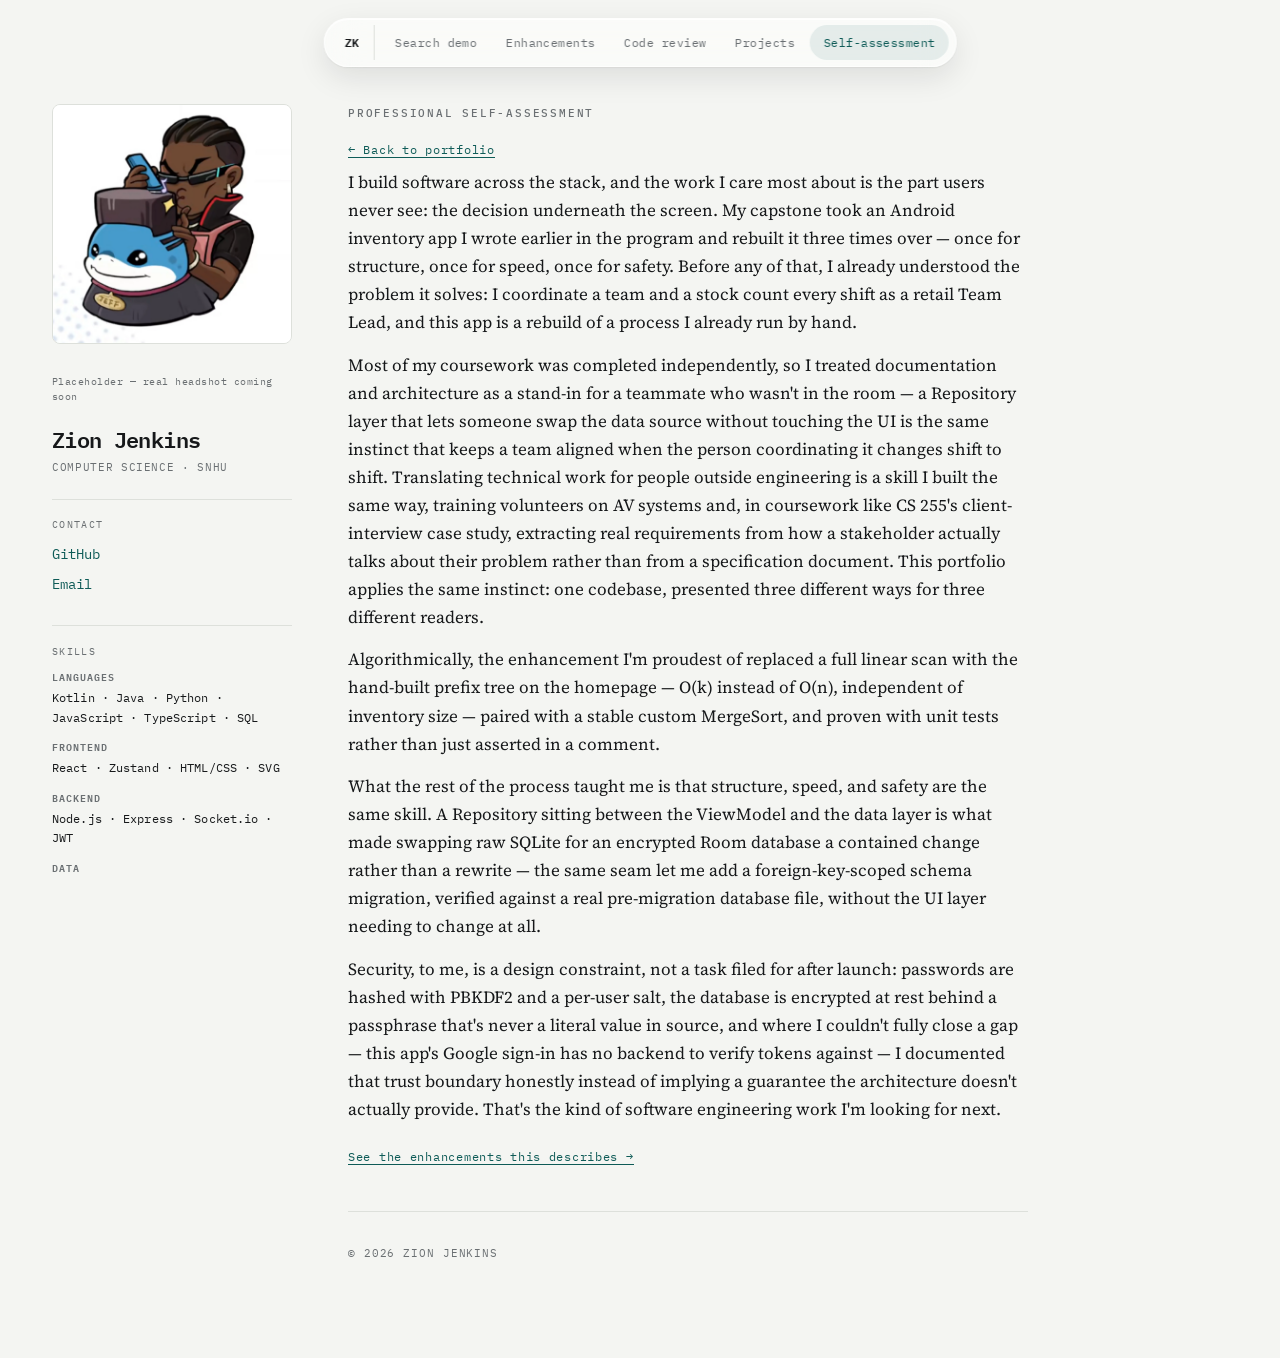
<file: self-assessment.html>
<!DOCTYPE html>
<html lang="en">
<head>
<meta charset="UTF-8">
<meta name="viewport" content="width=device-width, initial-scale=1.0">
<title>Professional self-assessment — Zion Jenkins</title>
<meta name="description" content="CS 499 capstone self-assessment: how four years of coursework and a shift-work Team Lead role shaped the way I build software.">

<link rel="preconnect" href="https://fonts.googleapis.com">
<link rel="preconnect" href="https://fonts.gstatic.com" crossorigin>
<link href="https://fonts.googleapis.com/css2?family=IBM+Plex+Mono:wght@400;500;600&family=Source+Serif+4:opsz,wght@8..60,400;8..60,600&display=swap" rel="stylesheet">
<link rel="stylesheet" href="assets/style.css">
</head>
<body>

<!-- ============ NAV (liquid glass) ============ -->
<nav class="glass-nav" aria-label="Section navigation">
  <a class="brand" href="index.html">ZK</a>
  <a href="index.html#search-demo">Search demo</a>
  <a href="index.html#enhancements">Enhancements</a>
  <a href="index.html#code-review">Code review</a>
  <a href="index.html#projects">Projects</a>
  <a class="current" href="self-assessment.html">Self-assessment</a>
</nav>

<div class="layout">

  <!-- ============ SIDEBAR ============ -->
  <aside class="sidebar seq seq-1">
    <div class="avatar">
      <img src="assets/profile-placeholder.png" alt="Placeholder headshot — a real photo is coming soon">
    </div>
    <p class="avatar-note">Placeholder — real headshot coming soon</p>

    <div>
      <h1 class="side-name">Zion Jenkins</h1>
      <p class="side-standfirst">COMPUTER SCIENCE · SNHU</p>
    </div>

    <div class="side-block">
      <span class="side-label">Contact</span>
      <div class="side-contact">
        <a href="https://github.com/72kite">GitHub</a>
        <a href="mailto:zionk.dev@proton.me">Email</a>
      </div>
    </div>

    <div class="side-block">
      <span class="side-label">Skills</span>

      <div class="skill-group">
        <span class="skill-group-label">Languages</span>
        <p class="side-skills">Kotlin · Java · Python · JavaScript · TypeScript · SQL</p>
      </div>

      <div class="skill-group">
        <span class="skill-group-label">Frontend</span>
        <p class="side-skills">React · Zustand · HTML/CSS · SVG</p>
      </div>

      <div class="skill-group">
        <span class="skill-group-label">Backend</span>
        <p class="side-skills">Node.js · Express · Socket.io · JWT</p>
      </div>

      <div class="skill-group">
        <span class="skill-group-label">Data</span>
        <p class="side-skills">SQLite · Room · PostgreSQL · NoSQL · SQLCipher · AES-256 · PBKDF2</p>
      </div>

      <div class="skill-group">
        <span class="skill-group-label">Android</span>
        <p class="side-skills">MVVM · Coroutines · Flow · LiveData</p>
      </div>

      <div class="skill-group">
        <span class="skill-group-label">Algorithms</span>
        <p class="side-skills">Trie / prefix tree · MergeSort</p>
      </div>

      <div class="skill-group">
        <span class="skill-group-label">AI / ML</span>
        <p class="side-skills">TensorFlow · Local LLM integration · Wake-word detection</p>
      </div>

      <div class="skill-group">
        <span class="skill-group-label">Tools</span>
        <p class="side-skills">JUnit · Git</p>
      </div>
    </div>
  </aside>

  <!-- ============ MAIN CONTENT ============ -->
  <main class="content">

    <header class="band page-head seq seq-2" style="border-top:none; padding-top:0;">
      <span class="eyebrow">Professional self-assessment</span>
      <p class="entry-links"><a href="index.html">← Back to portfolio</a></p>
    </header>

    <section class="band" style="border-top:none; padding-top:0;">
      <p>
        I build software across the stack, and the work I care most about is the
        part users never see: the decision underneath the screen. My capstone took
        an Android inventory app I wrote earlier in the program and rebuilt it
        three times over — once for structure, once for speed, once for safety.
        Before any of that, I already understood the problem it solves: I
        coordinate a team and a stock count every shift as a retail Team Lead, and
        this app is a rebuild of a process I already run by hand.
      </p>
      <p>
        Most of my coursework was completed independently, so I treated
        documentation and architecture as a stand-in for a teammate who wasn't in
        the room — a Repository layer that lets someone swap the data source
        without touching the UI is the same instinct that keeps a team aligned
        when the person coordinating it changes shift to shift. Translating
        technical work for people outside engineering is a skill I built the same
        way, training volunteers on AV systems and, in coursework like CS 255's
        client-interview case study, extracting real requirements from how a
        stakeholder actually talks about their problem rather than from a
        specification document. This portfolio applies the same instinct: one
        codebase, presented three different ways for three different readers.
      </p>
      <p>
        Algorithmically, the enhancement I'm proudest of replaced a full linear
        scan with the hand-built prefix tree on the homepage — O(k) instead of O(n),
        independent of inventory size — paired with a stable custom MergeSort, and
        proven with unit tests rather than just asserted in a comment.
      </p>
      <p>
        What the rest of the process taught me is that structure, speed, and
        safety are the same skill. A Repository sitting between the ViewModel and
        the data layer is what made swapping raw SQLite for an encrypted Room
        database a contained change rather than a rewrite — the same seam let me
        add a foreign-key-scoped schema migration, verified against a real
        pre-migration database file, without the UI layer needing to change at
        all.
      </p>
      <p>
        Security, to me, is a design constraint, not a task filed for after
        launch: passwords are hashed with PBKDF2 and a per-user salt, the database
        is encrypted at rest behind a passphrase that's never a literal value in
        source, and where I couldn't fully close a gap — this app's Google
        sign-in has no backend to verify tokens against — I documented that trust
        boundary honestly instead of implying a guarantee the architecture doesn't
        actually provide. That's the kind of software engineering work I'm looking
        for next.
      </p>
      <p class="entry-links" style="margin-top: 1.5rem;">
        <a href="index.html#enhancements">See the enhancements this describes →</a>
      </p>
    </section>

    <footer class="colophon">© 2026 ZION JENKINS</footer>

  </main>
</div>

<!-- ============ JEFF, THE LANDSHARK ============ -->
<div class="jeff-track" aria-hidden="true">
  <svg class="jeff" viewBox="0 0 120 70" xmlns="http://www.w3.org/2000/svg">
    <g class="jeff-bob">
      <path class="jeff-leg jeff-leg-a" d="M40,56 L36,68" stroke="#1E6FA6" stroke-width="6" stroke-linecap="round" fill="none"></path>
      <path class="jeff-leg jeff-leg-b" d="M64,56 L68,68" stroke="#1E6FA6" stroke-width="6" stroke-linecap="round" fill="none"></path>
      <path d="M8,40 L2,26 L2,54 Z" fill="#1E6FA6"></path>
      <path d="M8,40 C8,20 30,10 58,10 C86,10 108,22 112,38 C108,50 90,56 70,56 L30,56 C16,56 8,50 8,40 Z" fill="#2E8FCF"></path>
      <path d="M50,10 L58,-6 L67,10 Z" fill="#1E6FA6"></path>
      <path d="M28,52 C40,60 72,60 86,52 C76,58 38,58 28,52 Z" fill="#F4F5F2"></path>
      <circle cx="93" cy="25" r="3.6" fill="#16181A"></circle>
      <path d="M76,39 C87,46 99,45 108,37" fill="none" stroke="#16181A" stroke-width="2.2" stroke-linecap="round"></path>
    </g>
  </svg>
</div>

</body>
</html>
</file>
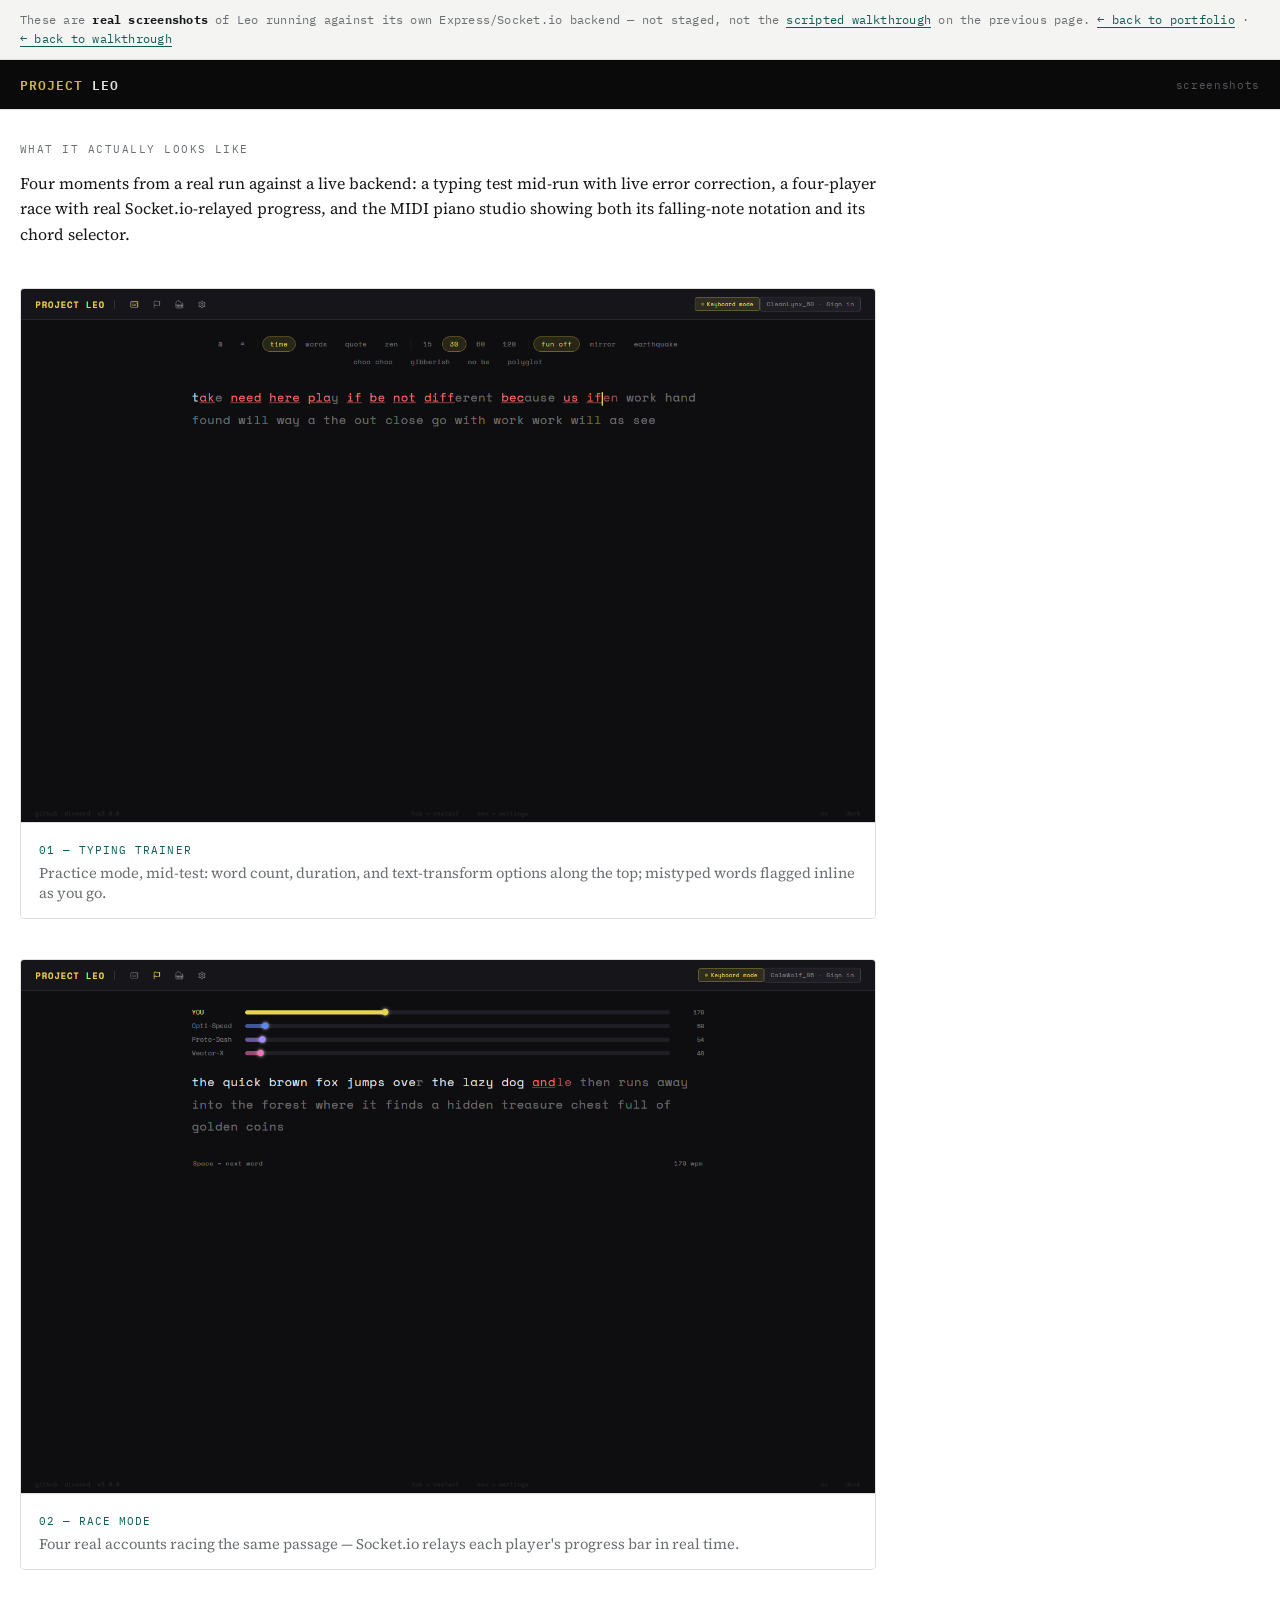
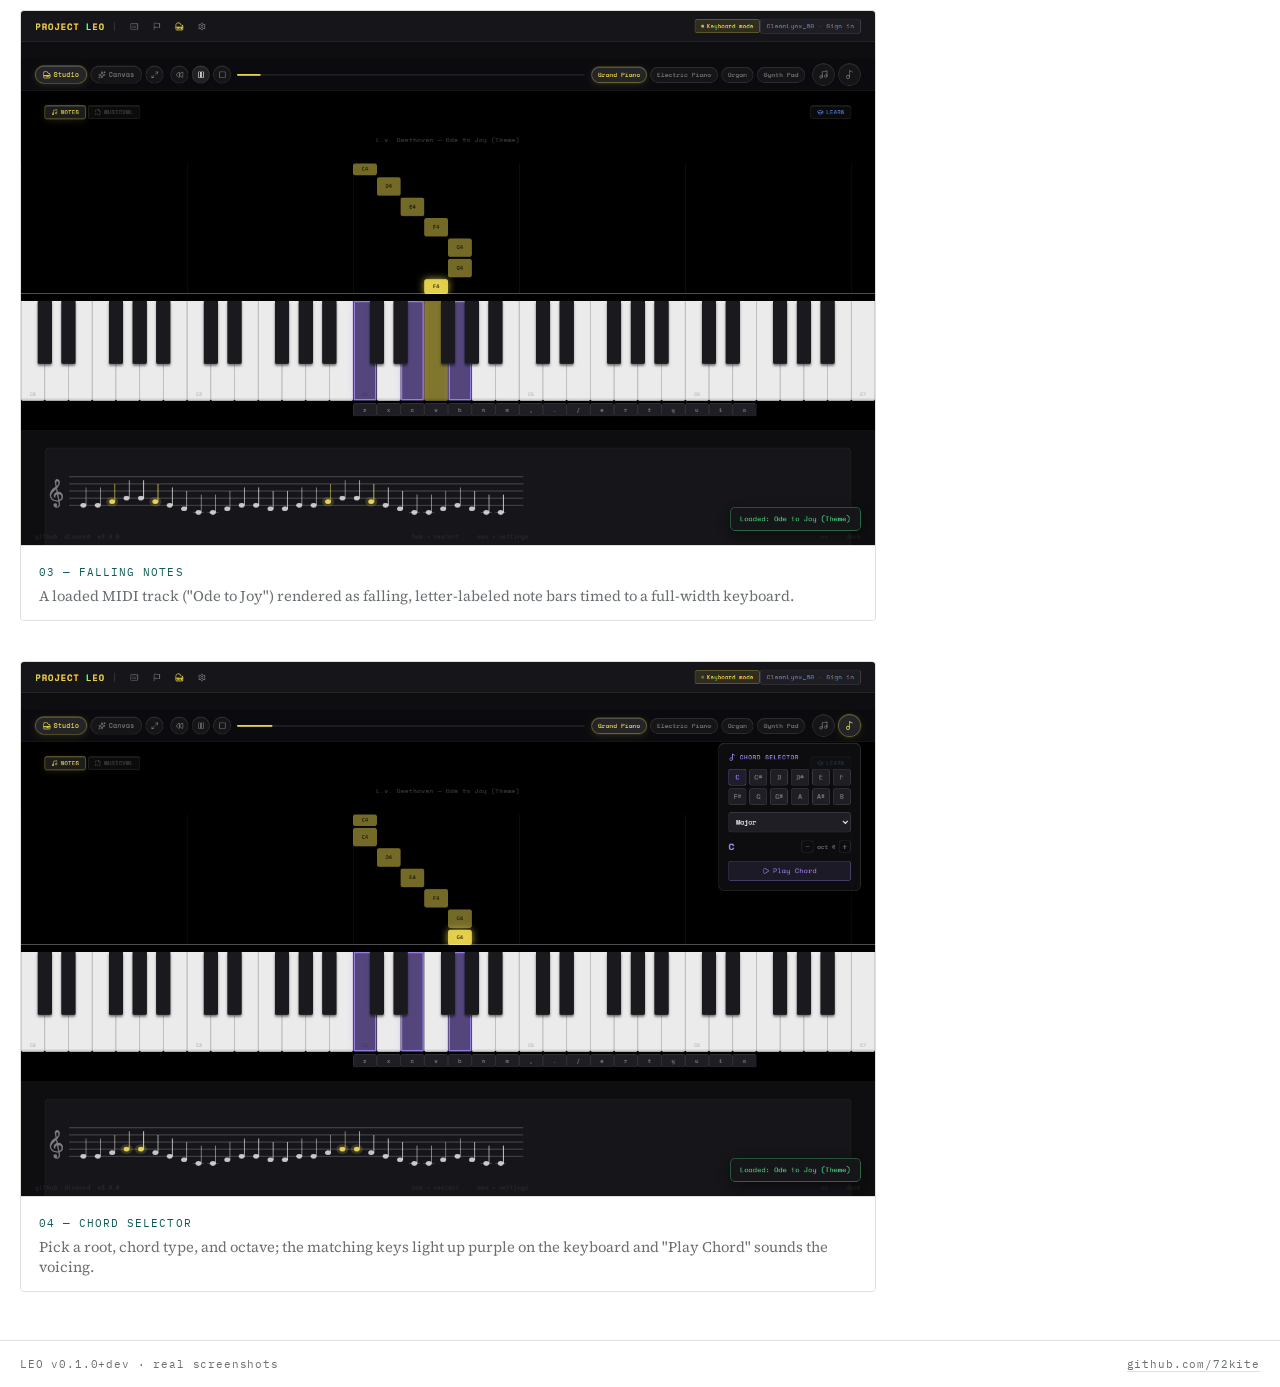
<file: demo/leo/gallery.html>
<!DOCTYPE html>
<html lang="en">
<head>
<meta charset="UTF-8">
<meta name="viewport" content="width=device-width, initial-scale=1.0">
<title>Leo — screenshots</title>
<meta name="description" content="Real screenshots of Leo, a typing trainer / real-time race / MIDI piano studio, running against its own backend.">

<link rel="preconnect" href="https://fonts.googleapis.com">
<link rel="preconnect" href="https://fonts.gstatic.com" crossorigin>
<link href="https://fonts.googleapis.com/css2?family=IBM+Plex+Mono:wght@400;500;600&family=Source+Serif+4:opsz,wght@8..60,400;8..60,600&display=swap" rel="stylesheet">

<style>

:root {
  --paper:       #F4F5F2;
  --raised:      #FFFFFF;
  --ink:         #16181A;
  --muted:       #6A6F72;
  --rule:        #DDE0DB;
  --accent:      #0E5B57;
  --accent-soft: rgba(14, 91, 87, 0.09);

  --mono: 'IBM Plex Mono', ui-monospace, 'Courier New', monospace;
  --body: 'Source Serif 4', Georgia, 'Times New Roman', serif;

  --leo-bg:   #0a0a0a;
  --leo-gold: #d6b64a;
}

* { margin: 0; padding: 0; box-sizing: border-box; }

body {
  font-family: var(--mono);
  color: var(--ink);
  background: var(--raised);
  -webkit-font-smoothing: antialiased;
}

a { color: var(--accent); }
:focus-visible { outline: 2px solid var(--accent); outline-offset: 2px; }

/* ---------- Disclosure banner ---------- */
.banner {
  background: var(--paper);
  border-bottom: 1px solid var(--rule);
  padding: 0.7rem 1.25rem;
  font-size: 0.72rem;
  letter-spacing: 0.02em;
  color: var(--muted);
  line-height: 1.6;
}
.banner a { text-decoration: none; border-bottom: 1px solid var(--accent); }
.banner b { color: var(--ink); }

/* ---------- Top status bar (mirrors the real app's chrome) ---------- */
.topbar {
  display: flex;
  align-items: center;
  justify-content: space-between;
  gap: 1rem;
  flex-wrap: wrap;
  padding: 0.85rem 1.25rem;
  border-bottom: 1px solid var(--rule);
  background: var(--leo-bg);
}
.brand {
  font-weight: 600;
  letter-spacing: 0.08em;
  font-size: 0.8rem;
  color: var(--leo-gold);
}
.brand span { color: #e4e4e4; }
.clock { font-size: 0.7rem; letter-spacing: 0.06em; color: #55585c; }

/* ---------- Gallery ---------- */
.gallery-head {
  padding: 2rem 1.25rem 0.5rem;
  max-width: 56rem;
}
.gallery-head .eyebrow {
  display: block;
  font-size: 0.66rem;
  letter-spacing: 0.14em;
  text-transform: uppercase;
  color: var(--muted);
  margin-bottom: 0.9rem;
}
.gallery-head p {
  font-family: var(--body);
  font-size: 1rem;
  line-height: 1.6;
  color: var(--ink);
}

.shots {
  display: flex;
  flex-direction: column;
  gap: 2.5rem;
  padding: 2rem 1.25rem 3rem;
  max-width: 56rem;
}
.shot figure {
  border: 1px solid var(--rule);
  border-radius: 4px;
  overflow: hidden;
  background: var(--paper);
}
.shot img { display: block; width: 100%; height: auto; }
.shot figcaption {
  padding: 0.9rem 1.1rem;
  border-top: 1px solid var(--rule);
  background: var(--raised);
}
.shot-label {
  font-size: 0.66rem;
  letter-spacing: 0.1em;
  text-transform: uppercase;
  color: var(--accent);
}
.shot-desc {
  display: block;
  margin-top: 0.35rem;
  font-family: var(--body);
  font-size: 0.92rem;
  color: var(--muted);
  letter-spacing: normal;
  text-transform: none;
}

.footer {
  display: flex;
  justify-content: space-between;
  padding: 1rem 1.25rem;
  border-top: 1px solid var(--rule);
  font-size: 0.66rem;
  letter-spacing: 0.08em;
  color: var(--muted);
}
.footer a { color: var(--muted); text-decoration: none; border-bottom: 1px solid var(--rule); }
.footer a:hover { color: var(--accent); border-color: var(--accent); }
</style>
</head>
<body>

<div class="banner">
  These are <b>real screenshots</b> of Leo running against its own Express/Socket.io backend — not staged, not the
  <a href="index.html">scripted walkthrough</a> on the previous page.
  <a href="../../index.html">← back to portfolio</a> ·
  <a href="index.html">← back to walkthrough</a>
</div>

<header class="topbar">
  <div class="brand">PROJECT <span>LEO</span></div>
  <div class="clock">screenshots</div>
</header>

<div class="gallery-head">
  <span class="eyebrow">What it actually looks like</span>
  <p>
    Four moments from a real run against a live backend: a typing test mid-run with live
    error correction, a four-player race with real Socket.io-relayed progress, and the
    MIDI piano studio showing both its falling-note notation and its chord selector.
  </p>
</div>

<div class="shots">
  <div class="shot">
    <figure>
      <img src="../../assets/leo/typing.png" alt="Leo's typing trainer in practice mode: a row of mode toggles (time, words, quote, zen, word-transform options) above a monospace word list with several mistyped words underlined in red" loading="lazy">
      <figcaption>
        <span class="shot-label">01 — Typing trainer</span>
        <span class="shot-desc">Practice mode, mid-test: word count, duration, and text-transform options along the top; mistyped words flagged inline as you go.</span>
      </figcaption>
    </figure>
  </div>

  <div class="shot">
    <figure>
      <img src="../../assets/leo/race.png" alt="Leo's race mode: four players' colored progress bars with live WPM numbers above a shared typing passage showing correct and error highlighting" loading="lazy">
      <figcaption>
        <span class="shot-label">02 — Race mode</span>
        <span class="shot-desc">Four real accounts racing the same passage — Socket.io relays each player's progress bar in real time.</span>
      </figcaption>
    </figure>
  </div>

  <div class="shot">
    <figure>
      <img src="../../assets/leo/piano-falling-notes.png" alt="Leo's piano studio: falling note bars labeled with note names descending toward a full-width keyboard, playing the Ode to Joy theme" loading="lazy">
      <figcaption>
        <span class="shot-label">03 — Falling notes</span>
        <span class="shot-desc">A loaded MIDI track ("Ode to Joy") rendered as falling, letter-labeled note bars timed to a full-width keyboard.</span>
      </figcaption>
    </figure>
  </div>

  <div class="shot">
    <figure>
      <img src="../../assets/leo/piano-chord-selector.png" alt="Leo's chord selector popover open with a root note, chord-type dropdown set to Major, and octave control, with the corresponding C major keys highlighted purple on the keyboard" loading="lazy">
      <figcaption>
        <span class="shot-label">04 — Chord selector</span>
        <span class="shot-desc">Pick a root, chord type, and octave; the matching keys light up purple on the keyboard and "Play Chord" sounds the voicing.</span>
      </figcaption>
    </figure>
  </div>
</div>

<footer class="footer">
  <span>LEO v0.1.0+dev · real screenshots</span>
  <span><a href="https://github.com/72kite">github.com/72kite</a></span>
</footer>

</body>
</html>
</file>
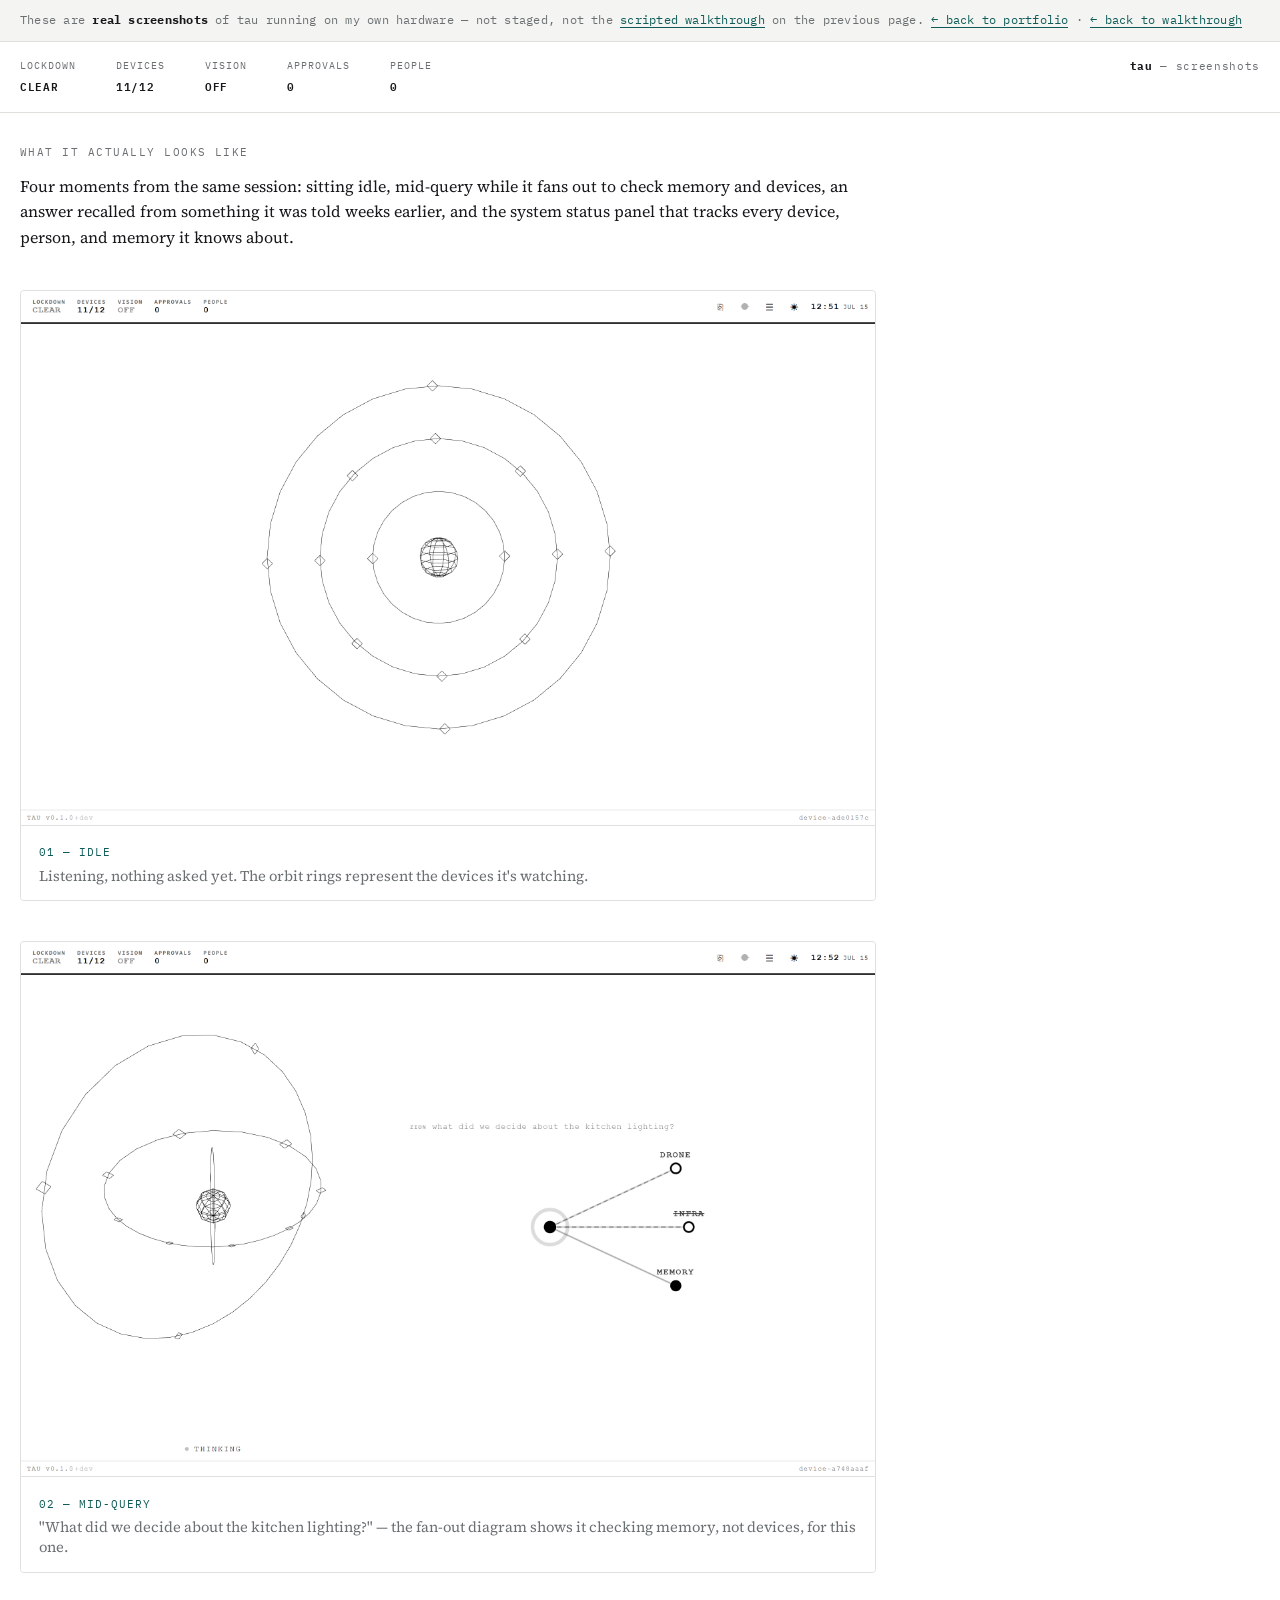
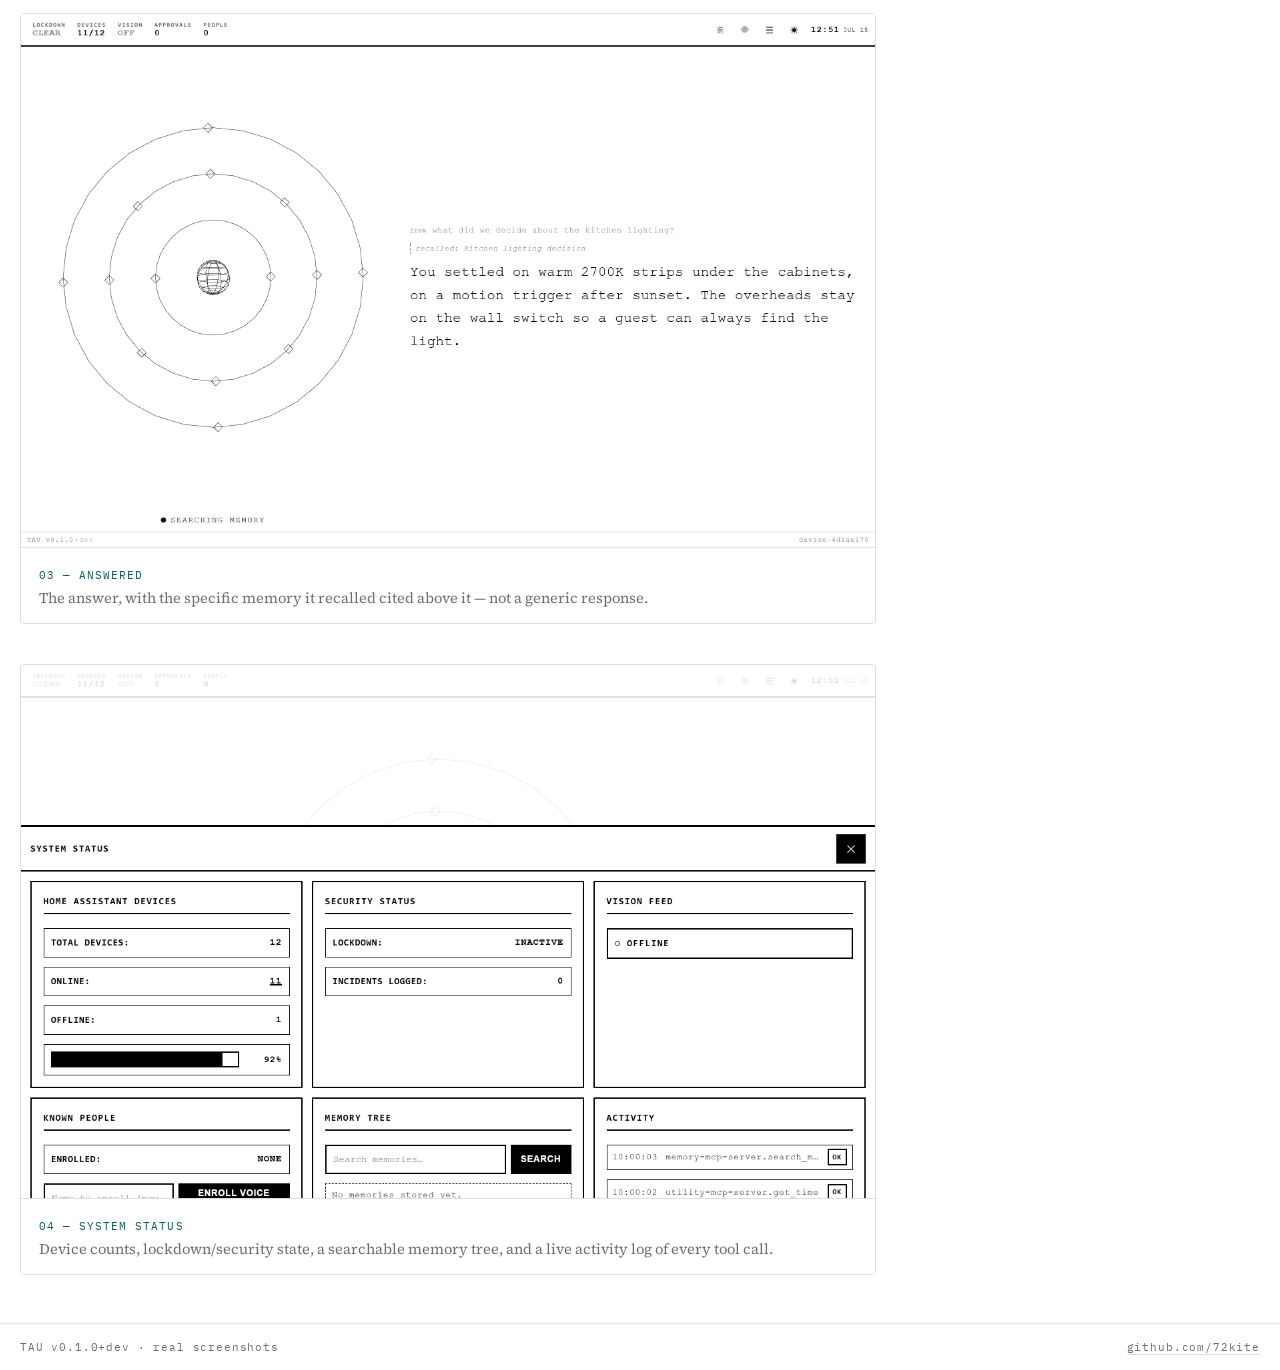
<file: demo/tau/gallery.html>
<!DOCTYPE html>
<html lang="en">
<head>
<meta charset="UTF-8">
<meta name="viewport" content="width=device-width, initial-scale=1.0">
<title>tau — screenshots</title>
<meta name="description" content="Real screenshots of tau, a local-first voice assistant, running on its own hardware.">

<link rel="preconnect" href="https://fonts.googleapis.com">
<link rel="preconnect" href="https://fonts.gstatic.com" crossorigin>
<link href="https://fonts.googleapis.com/css2?family=IBM+Plex+Mono:wght@400;500;600&family=Source+Serif+4:opsz,wght@8..60,400;8..60,600&display=swap" rel="stylesheet">

<style>

:root {
  --paper:       #F4F5F2;
  --raised:      #FFFFFF;
  --ink:         #16181A;
  --muted:       #6A6F72;
  --rule:        #DDE0DB;
  --accent:      #0E5B57;
  --accent-soft: rgba(14, 91, 87, 0.09);

  --mono: 'IBM Plex Mono', ui-monospace, 'Courier New', monospace;
  --body: 'Source Serif 4', Georgia, 'Times New Roman', serif;
}

* { margin: 0; padding: 0; box-sizing: border-box; }

body {
  font-family: var(--mono);
  color: var(--ink);
  background: var(--raised);
  -webkit-font-smoothing: antialiased;
}

a { color: var(--accent); }
:focus-visible { outline: 2px solid var(--accent); outline-offset: 2px; }

/* ---------- Disclosure banner ---------- */
.banner {
  background: var(--paper);
  border-bottom: 1px solid var(--rule);
  padding: 0.7rem 1.25rem;
  font-size: 0.72rem;
  letter-spacing: 0.02em;
  color: var(--muted);
  line-height: 1.6;
}
.banner a { text-decoration: none; border-bottom: 1px solid var(--accent); }
.banner b { color: var(--ink); }

/* ---------- Top status bar (mirrors the real app's chrome) ---------- */
.topbar {
  display: flex;
  justify-content: space-between;
  align-items: flex-start;
  padding: 1.1rem 1.25rem;
  border-bottom: 1px solid var(--rule);
  font-size: 0.7rem;
  letter-spacing: 0.06em;
}
.stat-group { display: flex; gap: 2.5rem; }
.stat dt { color: var(--muted); font-size: 0.62rem; letter-spacing: 0.1em; }
.stat dd { font-weight: 600; margin-top: 0.2rem; }
.clock { text-align: right; color: var(--muted); }
.clock b { color: var(--ink); }

/* ---------- Gallery ---------- */
.gallery-head {
  padding: 2rem 1.25rem 0.5rem;
  max-width: 56rem;
}
.gallery-head .eyebrow {
  display: block;
  font-size: 0.66rem;
  letter-spacing: 0.14em;
  text-transform: uppercase;
  color: var(--muted);
  margin-bottom: 0.9rem;
}
.gallery-head p {
  font-family: var(--body);
  font-size: 1rem;
  line-height: 1.6;
  color: var(--ink);
}

.shots {
  display: flex;
  flex-direction: column;
  gap: 2.5rem;
  padding: 2rem 1.25rem 3rem;
  max-width: 56rem;
}
.shot figure {
  border: 1px solid var(--rule);
  border-radius: 4px;
  overflow: hidden;
  background: var(--paper);
}
.shot img { display: block; width: 100%; height: auto; }
.shot figcaption {
  padding: 0.9rem 1.1rem;
  border-top: 1px solid var(--rule);
  background: var(--raised);
}
.shot-label {
  font-size: 0.66rem;
  letter-spacing: 0.1em;
  text-transform: uppercase;
  color: var(--accent);
}
.shot-desc {
  display: block;
  margin-top: 0.35rem;
  font-family: var(--body);
  font-size: 0.92rem;
  color: var(--muted);
  letter-spacing: normal;
  text-transform: none;
}

.footer {
  display: flex;
  justify-content: space-between;
  padding: 1rem 1.25rem;
  border-top: 1px solid var(--rule);
  font-size: 0.66rem;
  letter-spacing: 0.08em;
  color: var(--muted);
}
.footer a { color: var(--muted); text-decoration: none; border-bottom: 1px solid var(--rule); }
.footer a:hover { color: var(--accent); border-color: var(--accent); }
</style>
</head>
<body>

<div class="banner">
  These are <b>real screenshots</b> of tau running on my own hardware — not staged, not the
  <a href="index.html">scripted walkthrough</a> on the previous page.
  <a href="../../index.html">← back to portfolio</a> ·
  <a href="index.html">← back to walkthrough</a>
</div>

<header class="topbar">
  <dl class="stat-group">
    <div class="stat"><dt>LOCKDOWN</dt><dd>CLEAR</dd></div>
    <div class="stat"><dt>DEVICES</dt><dd>11/12</dd></div>
    <div class="stat"><dt>VISION</dt><dd>OFF</dd></div>
    <div class="stat"><dt>APPROVALS</dt><dd>0</dd></div>
    <div class="stat"><dt>PEOPLE</dt><dd>0</dd></div>
  </dl>
  <div class="clock"><b>tau</b> — screenshots</div>
</header>

<div class="gallery-head">
  <span class="eyebrow">What it actually looks like</span>
  <p>
    Four moments from the same session: sitting idle, mid-query while it fans
    out to check memory and devices, an answer recalled from something it was
    told weeks earlier, and the system status panel that tracks every device,
    person, and memory it knows about.
  </p>
</div>

<div class="shots">
  <div class="shot">
    <figure>
      <img src="../../assets/tau/idle.png" alt="tau's idle screen: a wireframe globe with orbiting device rings, status bar reading LOCKDOWN CLEAR, DEVICES 11/12" loading="lazy">
      <figcaption>
        <span class="shot-label">01 — Idle</span>
        <span class="shot-desc">Listening, nothing asked yet. The orbit rings represent the devices it's watching.</span>
      </figcaption>
    </figure>
  </div>

  <div class="shot">
    <figure>
      <img src="../../assets/tau/thinking.png" alt="tau mid-query: the orbit tilts into an ellipse and a fan-out diagram shows which subsystems it's checking" loading="lazy">
      <figcaption>
        <span class="shot-label">02 — Mid-query</span>
        <span class="shot-desc">"What did we decide about the kitchen lighting?" — the fan-out diagram shows it checking memory, not devices, for this one.</span>
      </figcaption>
    </figure>
  </div>

  <div class="shot">
    <figure>
      <img src="../../assets/tau/response-shown.png" alt="tau showing a recalled memory and a full answer about a kitchen lighting decision" loading="lazy">
      <figcaption>
        <span class="shot-label">03 — Answered</span>
        <span class="shot-desc">The answer, with the specific memory it recalled cited above it — not a generic response.</span>
      </figcaption>
    </figure>
  </div>

  <div class="shot">
    <figure>
      <img src="../../assets/tau/system-status.png" alt="tau's system status panel: home assistant device counts, security status, memory tree search, and an activity log" loading="lazy">
      <figcaption>
        <span class="shot-label">04 — System status</span>
        <span class="shot-desc">Device counts, lockdown/security state, a searchable memory tree, and a live activity log of every tool call.</span>
      </figcaption>
    </figure>
  </div>
</div>

<footer class="footer">
  <span>TAU v0.1.0+dev · real screenshots</span>
  <span><a href="https://github.com/72kite">github.com/72kite</a></span>
</footer>

</body>
</html>
</file>
<file: assets/style.css>
:root {
  --paper:       #F4F5F2;
  --raised:      #FFFFFF;
  --ink:         #16181A;
  --muted:       #6A6F72;
  --rule:        #DDE0DB;
  --accent:      #0E5B57;
  --accent-soft: rgba(14, 91, 87, 0.09);

  --mono: 'IBM Plex Mono', ui-monospace, 'Courier New', monospace;
  --body: 'Source Serif 4', Georgia, 'Times New Roman', serif;

  --measure: 680px;
}

* { margin: 0; padding: 0; box-sizing: border-box; }

body {
  font-family: var(--body);
  font-size: 1.0625rem;
  line-height: 1.65;
  color: var(--ink);
  background: var(--paper);
  -webkit-font-smoothing: antialiased;
}

a { color: var(--accent); }

:focus-visible {
  outline: 2px solid var(--accent);
  outline-offset: 3px;
}

/* ---------- Page-load sequence ---------- */
@keyframes rise {
  from { opacity: 0; transform: translateY(12px); }
  to   { opacity: 1; transform: translateY(0); }
}
.seq { animation: rise 0.55s ease both; }
.seq-1 { animation-delay: 0.00s; }
.seq-2 { animation-delay: 0.12s; }
.seq-3 { animation-delay: 0.24s; }

@media (prefers-reduced-motion: reduce) {
  *, *::before, *::after {
    animation: none !important;
    transition: none !important;
  }
}

/* ---------- Liquid-glass floating nav ---------- */
.glass-nav {
  position: fixed;
  top: 1.1rem;
  left: 50%;
  transform: translateX(-50%);
  z-index: 50;
  display: flex;
  align-items: center;
  gap: 0.1rem;
  max-width: calc(100vw - 2rem);
  overflow-x: auto;
  padding: 0.4rem;
  border-radius: 999px;
  background: rgba(255, 255, 255, 0.55);
  border: 1px solid rgba(255, 255, 255, 0.7);
  box-shadow:
    0 10px 30px rgba(22, 24, 26, 0.10),
    0 1px 2px rgba(22, 24, 26, 0.06),
    inset 0 1px 0 rgba(255, 255, 255, 0.85);
  backdrop-filter: blur(18px) saturate(180%);
  -webkit-backdrop-filter: blur(18px) saturate(180%);
}
.glass-nav a {
  flex: none;
  font-family: var(--mono);
  font-size: 0.72rem;
  letter-spacing: 0.04em;
  color: var(--muted);
  text-decoration: none;
  white-space: nowrap;
  padding: 0.5rem 0.85rem;
  border-radius: 999px;
  transition: background 0.15s ease, color 0.15s ease;
}
.glass-nav a:hover,
.glass-nav a:focus-visible { background: var(--accent-soft); color: var(--ink); }
.glass-nav a.brand {
  font-weight: 600;
  color: var(--ink);
  margin-right: 0.3rem;
  padding-right: 0.9rem;
  border-right: 1px solid var(--rule);
  border-radius: 0;
}
.glass-nav a.current { color: var(--accent); background: var(--accent-soft); }

/* ---------- Page layout: sidebar + content ---------- */
.layout {
  display: grid;
  grid-template-columns: 240px minmax(0, 1fr);
  gap: 3.5rem;
  max-width: 1240px;
  margin: 0 auto;
  padding: 6.5rem 2rem 2rem;
}

@media (max-width: 860px) {
  .layout {
    grid-template-columns: 1fr;
    gap: 2.5rem;
    padding: 6rem 1.25rem 1.5rem;
  }
  /* The sticky/bounded-scroll sidebar only makes sense beside content on
     wide screens. Stacked on mobile, it must flow at its natural height —
     otherwise its own overflow-y:auto traps touch-scrolling and the rest
     of the page becomes unreachable. */
  .sidebar {
    position: static !important;
    max-height: none !important;
    overflow-y: visible !important;
  }

  /* The nav pill usually can't fit all its links at this width, so it
     scrolls horizontally — fade both ends as a hint that there's more,
     since nothing else here signals it's swipeable. */
  .glass-nav {
    mask-image: linear-gradient(to right, transparent, black 18px, black calc(100% - 18px), transparent);
    -webkit-mask-image: linear-gradient(to right, transparent, black 18px, black calc(100% - 18px), transparent);
  }
}

.sidebar {
  position: sticky;
  top: 6rem;
  align-self: start;
  display: flex;
  flex-direction: column;
  gap: 1.4rem;
  max-height: calc(100vh - 8rem);
  overflow-y: auto;
}
/* Without this, flexbox shrinks every child (including the photo) to
   force everything into max-height instead of just scrolling. */
.sidebar > * { flex-shrink: 0; }

.avatar {
  width: 100%;
  aspect-ratio: 1 / 1;
  border-radius: 8px;
  border: 1px solid var(--rule);
  background: var(--raised);
  overflow: hidden;
}
.avatar img { width: 100%; height: 100%; object-fit: cover; display: block; }

.avatar-note {
  font-family: var(--mono);
  font-size: 0.62rem;
  letter-spacing: 0.05em;
  color: var(--muted);
  margin-top: 0.55rem;
  line-height: 1.5;
}

.side-name {
  font-family: var(--mono);
  font-weight: 600;
  font-size: 1.35rem;
  letter-spacing: -0.03em;
  line-height: 1.15;
}
.side-standfirst {
  font-family: var(--mono);
  font-size: 0.68rem;
  letter-spacing: 0.06em;
  color: var(--muted);
  margin-top: 0.4rem;
}

.side-block { border-top: 1px solid var(--rule); padding-top: 1.1rem; }
.side-label {
  display: block;
  font-family: var(--mono);
  font-size: 0.6rem;
  letter-spacing: 0.14em;
  text-transform: uppercase;
  color: var(--muted);
  margin-bottom: 0.6rem;
}
.side-contact a {
  display: block;
  font-family: var(--mono);
  font-size: 0.85rem;
  text-decoration: none;
  color: var(--accent);
  border-bottom: 1px solid transparent;
  margin-bottom: 0.4rem;
  width: fit-content;
}
.side-contact a:hover { border-bottom-color: var(--accent); }

.skill-group { margin-bottom: 0.75rem; }
.skill-group:last-child { margin-bottom: 0; }
.skill-group-label {
  display: block;
  font-family: var(--mono);
  font-weight: 600;
  font-size: 0.6rem;
  letter-spacing: 0.1em;
  text-transform: uppercase;
  color: var(--muted);
  margin-bottom: 0.2rem;
}
.side-skills {
  font-family: var(--mono);
  font-size: 0.72rem;
  color: var(--ink);
  line-height: 1.7;
  letter-spacing: 0.01em;
}

.content { min-width: 0; }

/* ---------- Section scaffolding ---------- */
.band {
  border-top: 1px solid var(--rule);
  padding: 2.75rem 0;
  max-width: var(--measure);
}

.page-head { padding-bottom: 0.5rem; }

.eyebrow {
  display: block;
  font-family: var(--mono);
  font-size: 0.7rem;
  font-weight: 500;
  letter-spacing: 0.16em;
  text-transform: uppercase;
  color: var(--muted);
  margin-bottom: 1.1rem;
}

.band p + p { margin-top: 0.9rem; }

/*
   SIGNATURE: live Trie search
 */
.trie {
  background: var(--raised);
  border: 1px solid var(--rule);
  border-radius: 3px;
  padding: 1.5rem;
}

.trie-label {
  display: block;
  font-family: var(--mono);
  font-size: 0.7rem;
  letter-spacing: 0.14em;
  text-transform: uppercase;
  color: var(--muted);
  margin-bottom: 0.6rem;
}

.trie-input {
  width: 100%;
  font-family: var(--mono);
  font-size: 1.25rem;
  font-weight: 500;
  letter-spacing: -0.02em;
  color: var(--ink);
  background: transparent;
  border: none;
  border-bottom: 2px solid var(--ink);
  padding: 0.35rem 0;
}
.trie-input::placeholder { color: #B9BEC0; }
.trie-input:focus { outline: none; border-bottom-color: var(--accent); }

/* The walk: one node per character typed */
.walk {
  display: flex;
  flex-wrap: wrap;
  align-items: center;
  gap: 0.3rem;
  margin-top: 1.25rem;
  min-height: 2.1rem;
}

@keyframes pop {
  from { opacity: 0; transform: scale(0.82); }
  to   { opacity: 1; transform: scale(1); }
}

.node {
  font-family: var(--mono);
  font-size: 0.85rem;
  font-weight: 500;
  width: 1.9rem;
  height: 1.9rem;
  display: grid;
  place-items: center;
  border: 1px solid var(--accent);
  color: var(--accent);
  background: var(--accent-soft);
  border-radius: 2px;
  animation: pop 0.18s ease both;
}
.node.dead {
  border-color: #C24A3A;
  color: #C24A3A;
  background: rgba(194, 74, 58, 0.08);
}
.arrow { color: var(--muted); font-family: var(--mono); font-size: 0.7rem; }

.walk-hint {
  font-family: var(--mono);
  font-size: 0.75rem;
  color: var(--muted);
}

/* The cost comparison — the actual argument the demo makes */
.cost {
  display: grid;
  grid-template-columns: 1fr 1fr;
  gap: 1px;
  background: var(--rule);
  border: 1px solid var(--rule);
  border-radius: 2px;
  margin-top: 1.25rem;
}
.cost div {
  background: var(--raised);
  padding: 0.75rem 0.9rem;
}
.cost dt {
  font-family: var(--mono);
  font-size: 0.66rem;
  letter-spacing: 0.12em;
  text-transform: uppercase;
  color: var(--muted);
}
.cost dd {
  font-family: var(--mono);
  font-size: 1.35rem;
  font-weight: 600;
  letter-spacing: -0.03em;
  margin-top: 0.2rem;
}
.cost .win dd { color: var(--accent); }

.hits {
  list-style: none;
  margin-top: 1.25rem;
  border-top: 1px solid var(--rule);
}
.hits li {
  font-family: var(--mono);
  font-size: 0.82rem;
  padding: 0.4rem 0;
  border-bottom: 1px solid var(--rule);
}
.hits li b { color: var(--accent); font-weight: 600; }
.hits li.empty { color: var(--muted); border-bottom: none; }

.caption {
  font-size: 0.9rem;
  color: var(--muted);
  margin-top: 1rem;
}

/* ---------- Enhancement entries ---------- */
.entry {
  padding: 1.6rem 0;
  border-top: 1px solid var(--rule);
}
.entry:first-of-type { border-top: none; padding-top: 0; }

.entry-head {
  display: flex;
  flex-wrap: wrap;
  align-items: baseline;
  justify-content: space-between;
  gap: 0.5rem;
}

.entry-title {
  font-family: var(--mono);
  font-size: 1rem;
  font-weight: 600;
  letter-spacing: -0.02em;
}

/* Status is honest reporting, so it gets its own vocabulary */
.status {
  font-family: var(--mono);
  font-size: 0.66rem;
  letter-spacing: 0.1em;
  text-transform: uppercase;
  padding: 0.15rem 0.5rem;
  border: 1px solid var(--rule);
  border-radius: 2px;
  color: var(--muted);
  white-space: nowrap;
}
.status.done { color: var(--accent); border-color: var(--accent); }

.entry p { margin-top: 0.7rem; font-size: 1rem; }

.stack {
  font-family: var(--mono);
  font-size: 0.72rem;
  letter-spacing: 0.06em;
  color: var(--muted);
  margin-top: 0.8rem;
}

.entry-links {
  font-family: var(--mono);
  font-size: 0.75rem;
  letter-spacing: 0.06em;
  margin-top: 0.8rem;
}
.entry-links a { text-decoration: none; border-bottom: 1px solid var(--accent); }
.entry-links a:hover { background: var(--accent-soft); }

/* Encrypted-bytes proof inside the database entry */
.bytes {
  font-family: var(--mono);
  font-size: 0.72rem;
  line-height: 1.9;
  background: var(--raised);
  border: 1px solid var(--rule);
  border-radius: 2px;
  padding: 0.9rem;
  margin-top: 1rem;
  overflow-x: auto;
  white-space: nowrap;
}
.bytes span { color: var(--muted); }
.bytes .plain { color: #C24A3A; }
.bytes .cipher { color: var(--accent); }

/* ---------- Architecture diagram ---------- */
.diagram {
  background: var(--raised);
  border: 1px solid var(--rule);
  border-radius: 3px;
  padding: 1rem;
  margin-top: 1rem;
}
.diagram svg { display: block; width: 100%; height: auto; }

/* ---------- Media slots ---------- */
.slot {
  aspect-ratio: 16 / 9;
  display: grid;
  place-items: center;
  font-family: var(--mono);
  font-size: 0.75rem;
  color: var(--muted);
  background: var(--raised);
  border: 1px dashed var(--rule);
  border-radius: 3px;
  margin-top: 1rem;
}

.video {
  display: block;
  width: 100%;
  aspect-ratio: 16 / 9;
  border: 1px solid var(--rule);
  border-radius: 3px;
  margin-top: 1rem;
  max-width: var(--measure);
}

/* ---------- Projects (resume-style, compact) ---------- */
.projects-list { margin-top: 1.5rem; }

.project-row {
  padding: 1.1rem 0;
  border-top: 1px solid var(--rule);
}
.project-row:first-of-type { border-top: none; padding-top: 0; }

.project-row-head {
  display: flex;
  flex-wrap: wrap;
  align-items: baseline;
  justify-content: space-between;
  gap: 0.5rem;
}

.project-row-title {
  font-family: var(--mono);
  font-size: 0.92rem;
  font-weight: 600;
  letter-spacing: -0.01em;
}

.project-row-desc {
  margin-top: 0.55rem;
  font-size: 0.92rem;
}

/* ---------- Skills ---------- */
.skills {
  font-family: var(--mono);
  font-size: 0.82rem;
  letter-spacing: 0.04em;
  color: var(--ink);
}

/* ---------- Contact / footer ---------- */
.contact-links {
  font-family: var(--mono);
  font-size: 0.85rem;
  letter-spacing: 0.04em;
}
.contact-links a { text-decoration: none; border-bottom: 1px solid var(--accent); }

.colophon {
  border-top: 1px solid var(--rule);
  padding: 2rem 0 4rem;
  font-family: var(--mono);
  font-size: 0.7rem;
  letter-spacing: 0.08em;
  color: var(--muted);
  max-width: var(--measure);
}

@media (max-width: 520px) {
  .cost { grid-template-columns: 1fr; }
  .trie { padding: 1.1rem; }
}

/* ---------- Jeff, the landshark ----------
   A small mascot that walks along the bottom edge of the viewport.
   Pure CSS/SVG, no image asset — stays crisp at any size and costs
   nothing to load.
*/
.jeff-track {
  position: fixed;
  left: 0;
  bottom: 0.35rem;
  width: 100%;
  height: 40px;
  pointer-events: none;
  overflow: hidden;
  z-index: 40;
}
.jeff {
  position: absolute;
  bottom: 0;
  left: -70px;
  width: 64px;
  height: 38px;
  animation: jeff-walk 18s linear infinite;
}
@keyframes jeff-walk {
  0%   { left: -70px; transform: scaleX(1); }
  48%  { transform: scaleX(1); }
  50%  { left: calc(100% + 10px); transform: scaleX(1); }
  50.01% { transform: scaleX(-1); }
  98%  { transform: scaleX(-1); }
  100% { left: -70px; transform: scaleX(-1); }
}
.jeff-bob { animation: jeff-bob 0.5s ease-in-out infinite; }
@keyframes jeff-bob {
  0%, 100% { transform: translateY(0); }
  50%      { transform: translateY(-2px); }
}
.jeff-leg { transform-box: fill-box; transform-origin: 50% 0%; animation: jeff-leg 0.5s ease-in-out infinite; }
.jeff-leg-b { animation-delay: 0.25s; }
@keyframes jeff-leg {
  0%, 100% { transform: rotate(-16deg); }
  50%      { transform: rotate(16deg); }
}
</file>
